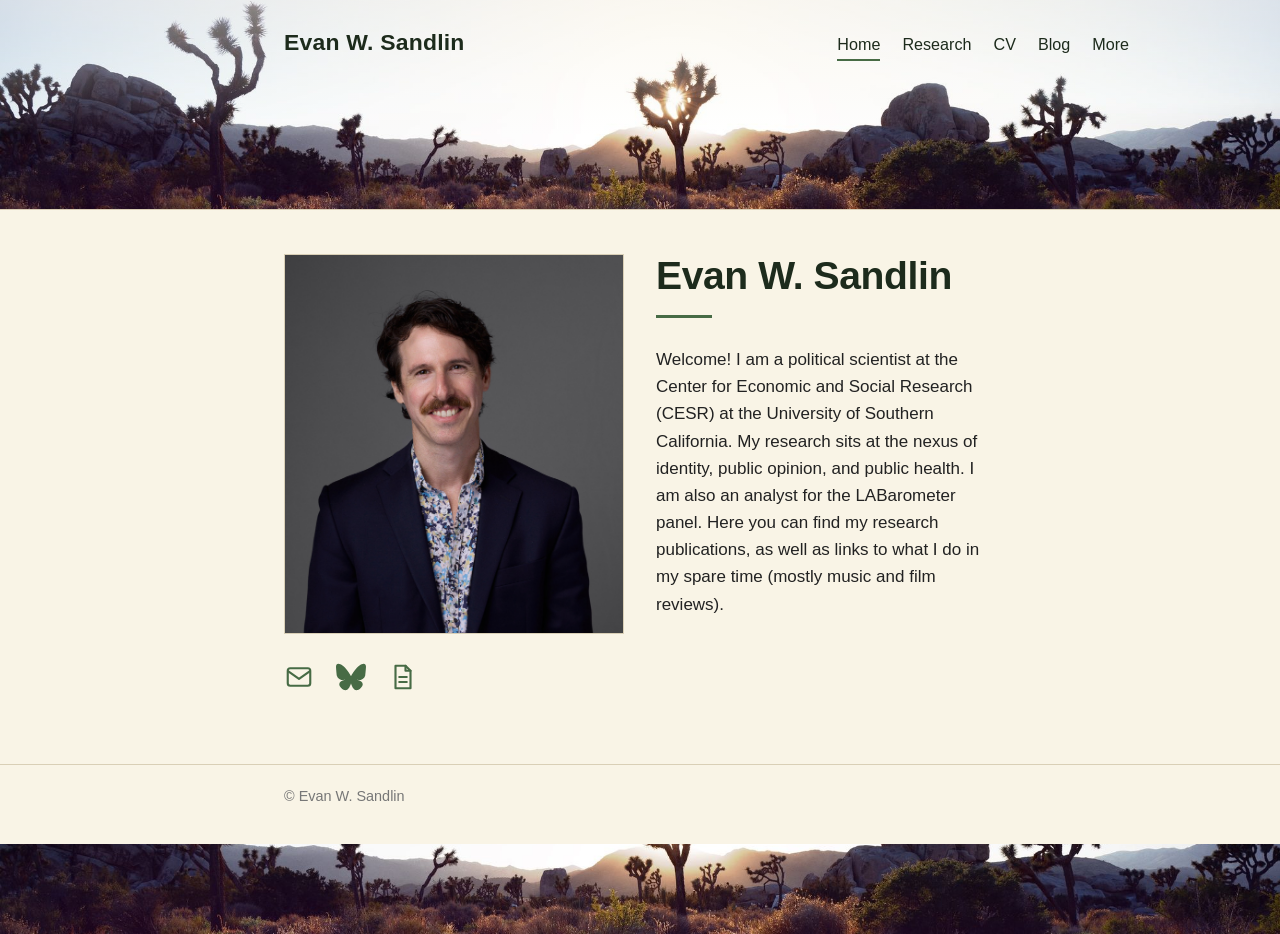
<file: index.html>
<!DOCTYPE html>
<html lang="en">
<head>
  <meta charset="utf-8">
  <meta name="viewport" content="width=device-width, initial-scale=1">
  <title>Evan W. Sandlin</title>
  <meta name="description" content="Evan W. Sandlin is a political scientist and research manager at the Center for Economic and Social Research, University of Southern California.">
  <link rel="stylesheet" href="/css/style.css?v=2">
</head>
<body>
  <header class="site-header">
    <div class="wrap">
      <a class="site-name" href="/">Evan W. Sandlin</a>
      <nav>
        <a href="/" aria-current="page">Home</a>
        <a href="/research/">Research</a>
        <a href="/cv/">CV</a>
        <a href="/blog/">Blog</a>
        <a href="/more/">More</a>
      </nav>
    </div>
  </header>

  <main>
    <div class="wrap">
      <div class="intro">
        <!-- To change the photo, replace images/headshot.jpg (same file name). -->
        <img src="/images/headshot.jpg" alt="Headshot of Evan W. Sandlin" onerror="this.onerror=null;this.src='/images/headshot-placeholder.svg';">
        <div>
          <h1>Evan W. Sandlin</h1>
          <p>Welcome! I am a political scientist at the Center for Economic and Social Research (CESR) at the University of Southern California. My research sits at the nexus of identity, public opinion, and public health. I am also an analyst for the LABarometer panel. Here you can find my research publications, as well as links to what I do in my spare time (mostly music and film reviews).</p>
        </div>
      </div>

      <div class="icons">
        <a class="icon-link" href="mailto:esandlin@usc.edu" aria-label="Email" title="Email"><svg class="stroke" viewBox="0 0 24 24" aria-hidden="true" focusable="false"><rect x="3" y="5" width="18" height="14" rx="2"/><path d="M3.5 7.5l8.5 6 8.5-6"/></svg></a>
        <a class="icon-link" href="https://bsky.app/profile/ewsandlin.bsky.social" aria-label="Bluesky" title="Bluesky"><svg viewBox="0 0 24 24" aria-hidden="true" focusable="false"><path d="M5.202 2.857C7.954 4.922 10.913 9.11 12 11.358c1.087-2.247 4.046-6.436 6.798-8.501C20.783 1.366 24 .213 24 3.883c0 .732-.42 6.156-.667 7.037-.856 3.061-3.978 3.842-6.755 3.37 4.854.826 6.089 3.562 3.422 6.299-5.065 5.196-7.28-1.304-7.847-2.97-.104-.305-.152-.448-.153-.327 0-.121-.05.022-.153.327-.568 1.666-2.782 8.166-7.847 2.97-2.667-2.737-1.432-5.473 3.422-6.3-2.777.473-5.899-.308-6.755-3.369C.42 10.04 0 4.615 0 3.883c0-3.67 3.217-2.517 5.202-1.026"/></svg></a>
        <a class="icon-link" href="/cv/" aria-label="CV" title="CV"><svg class="stroke" viewBox="0 0 24 24" aria-hidden="true" focusable="false"><path d="M6 3h8l4 4v14H6z"/><path d="M14 3v4h4M9 12h6M9 16h6"/></svg></a>
      </div>
    </div>
  </main>

  <footer class="site-footer">
    <div class="wrap">&copy; Evan W. Sandlin</div>
  </footer>
  <img class="banner banner-bottom" src="/images/banner-bottom.jpg" alt="" width="2000" height="200">
</body>
</html>
</file>
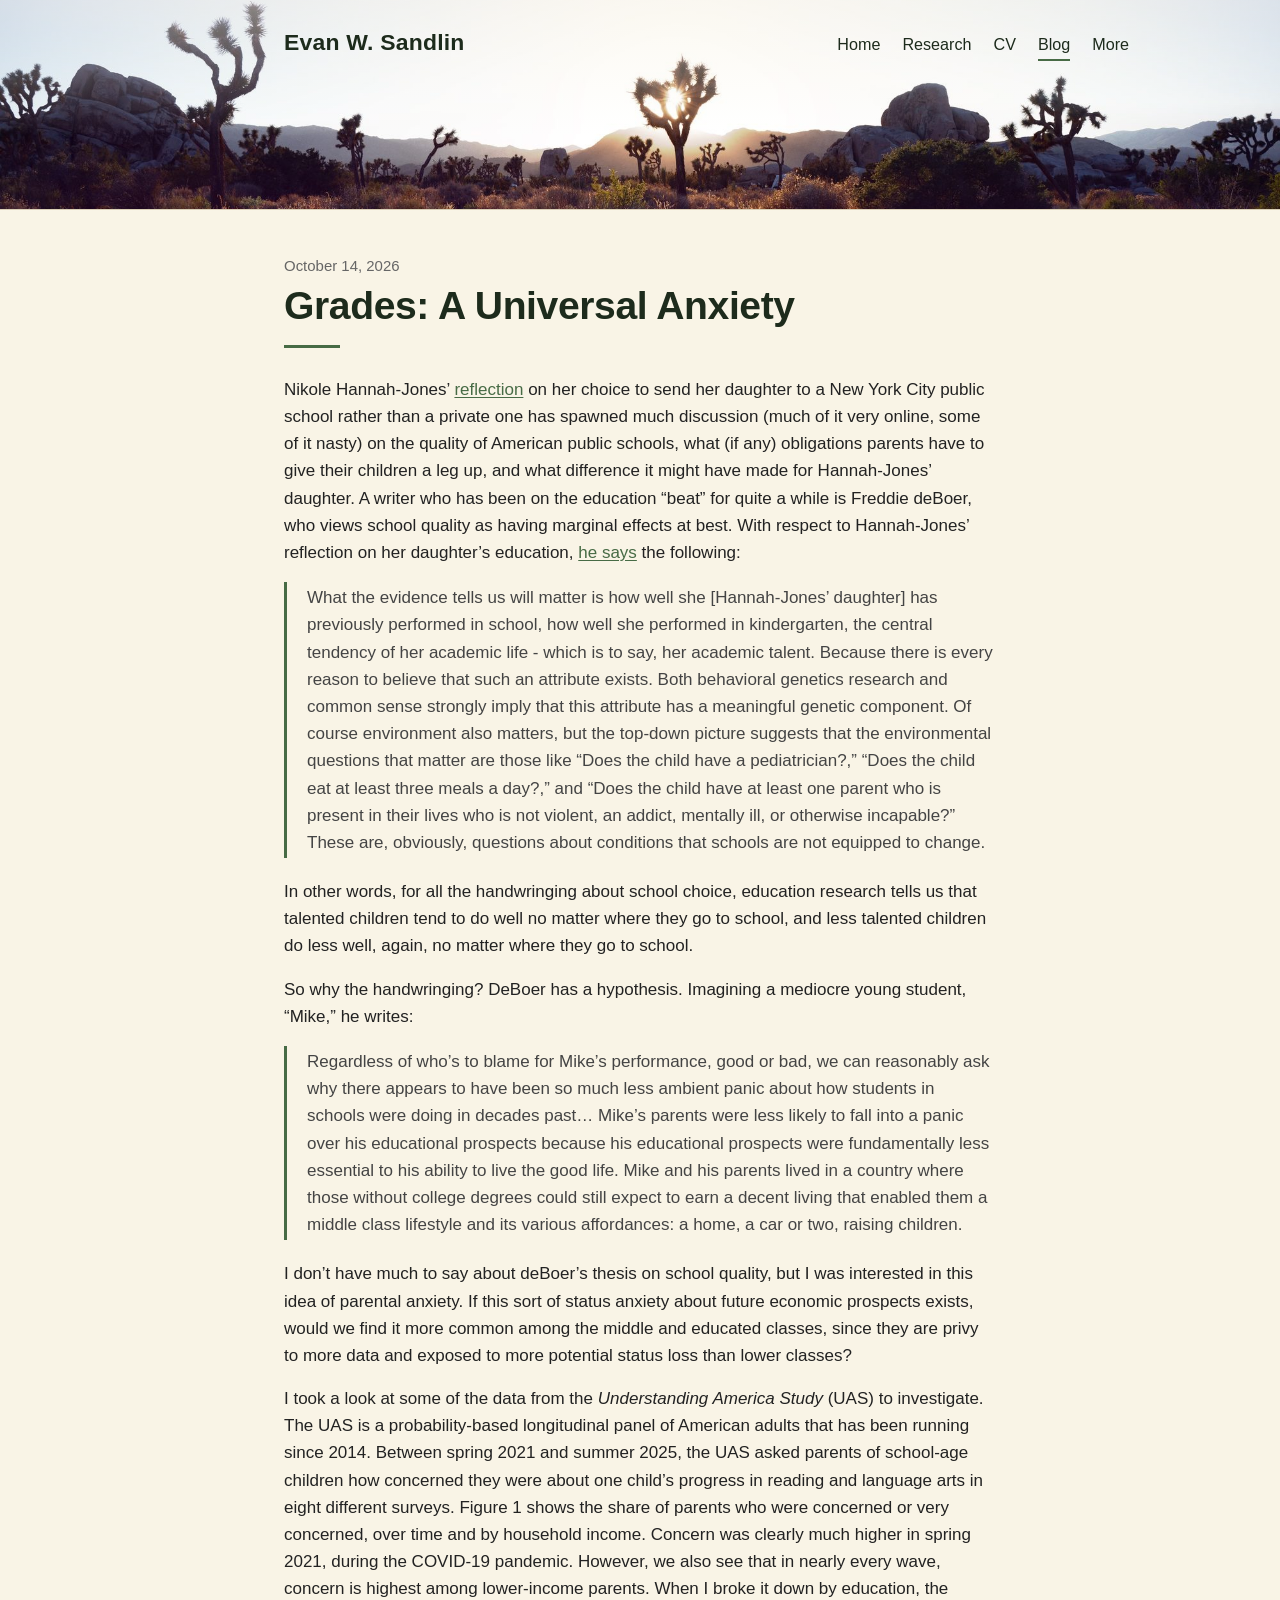
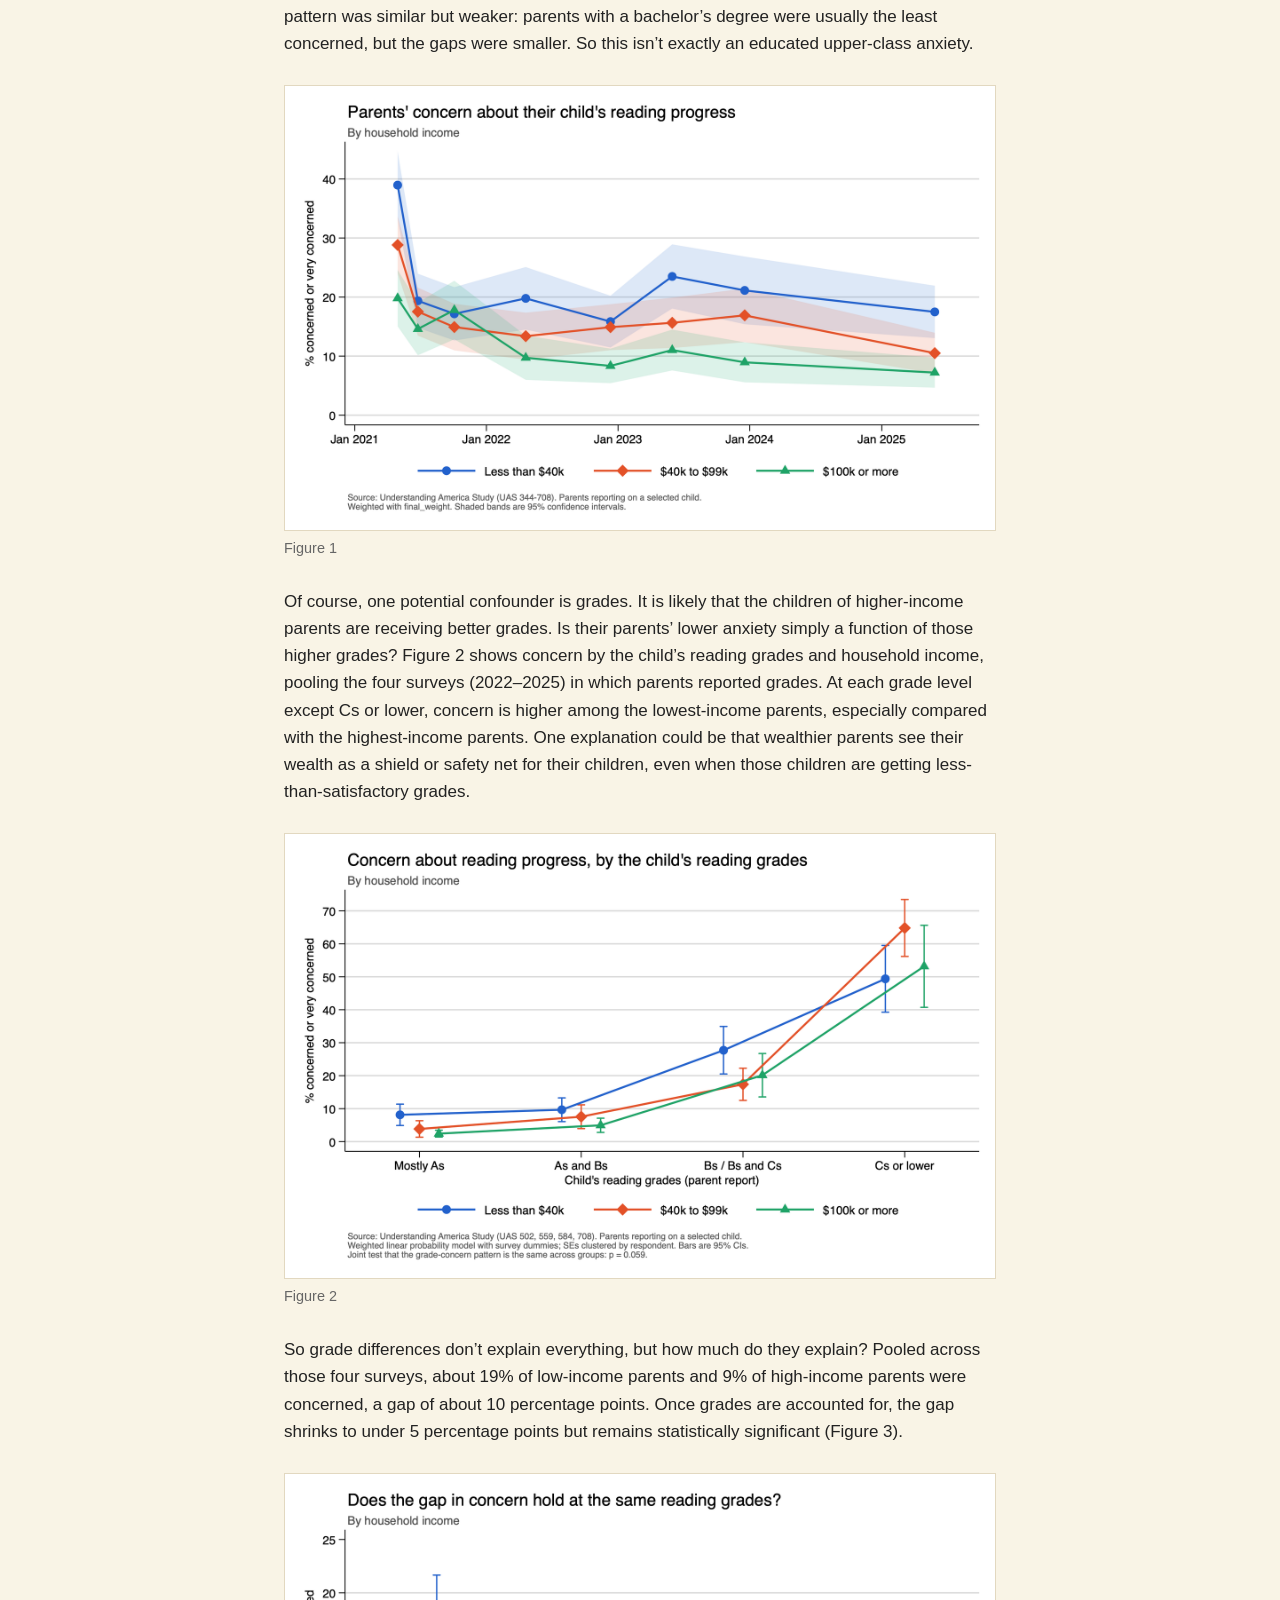
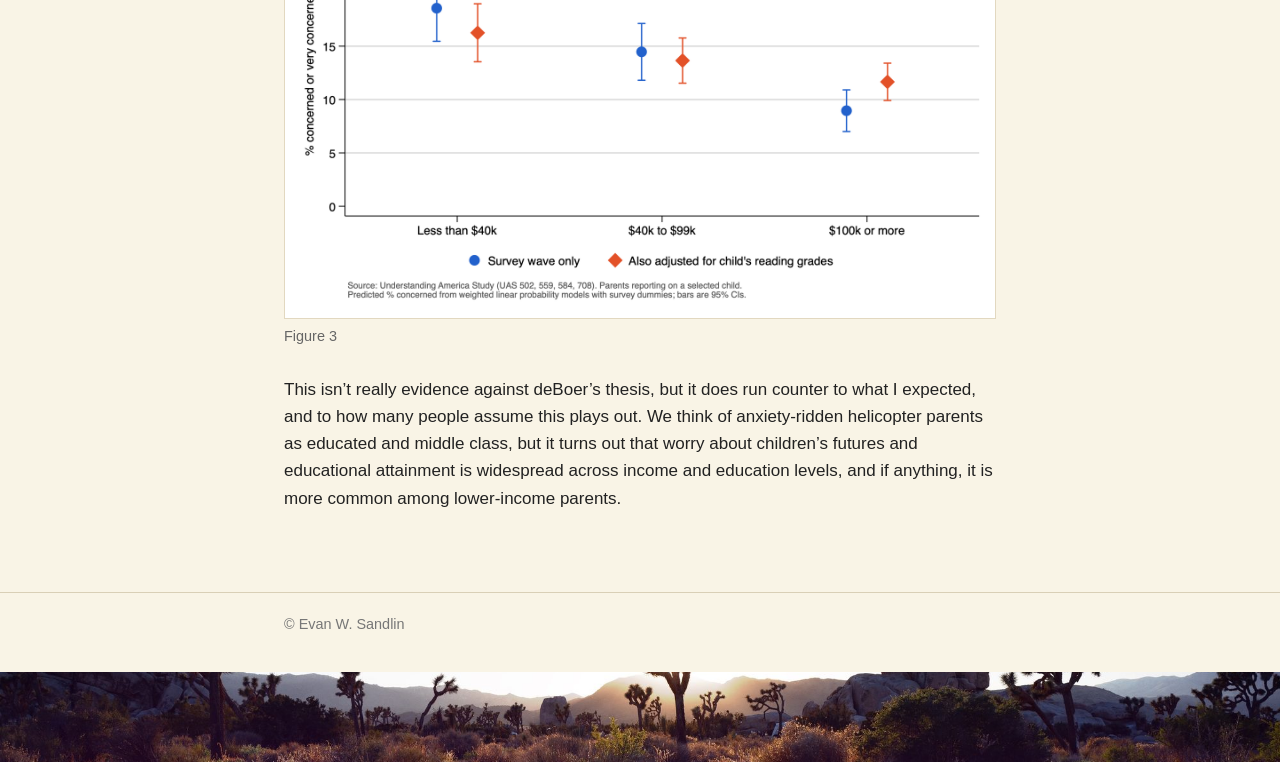
<file: blog/index.html>
<!DOCTYPE html>
<html lang="en">
<head>
  <meta charset="utf-8">
  <meta name="viewport" content="width=device-width, initial-scale=1">
  <title>Blog | Evan W. Sandlin</title>
  <link rel="stylesheet" href="/css/style.css?v=2">
</head>
<body>
  <header class="site-header">
    <div class="wrap">
      <a class="site-name" href="/">Evan W. Sandlin</a>
      <nav>
        <a href="/">Home</a>
        <a href="/research/">Research</a>
        <a href="/cv/">CV</a>
        <a href="/blog/" aria-current="page">Blog</a>
        <a href="/more/">More</a>
      </nav>
    </div>
  </header>

  <main>
    <!-- NEWEST POST, shown in full. When adding a new post, replace this article with the new one
         (the old one keeps its own page) and add the old one to "Earlier posts" below. -->
    <article class="wrap article">
      <p class="article-date">October 14, 2026</p>
      <h1>Grades: A Universal Anxiety</h1>

      <p>Nikole Hannah-Jones&rsquo; <a href="https://www.nytimes.com/2016/06/12/magazine/choosing-a-school-for-my-daughter-in-a-segregated-city.html">reflection</a> on her choice to send her daughter to a New York City public school rather than a private one has spawned much discussion (much of it very online, some of it nasty) on the quality of American public schools, what (if any) obligations parents have to give their children a leg up, and what difference it might have made for Hannah-Jones&rsquo; daughter. A writer who has been on the education &ldquo;beat&rdquo; for quite a while is Freddie deBoer, who views school quality as having marginal effects at best. With respect to Hannah-Jones&rsquo; reflection on her daughter&rsquo;s education, <a href="https://freddiedeboer.substack.com/p/no-school-will-decide-najya-hannah">he says</a> the following:</p>

      <blockquote>
        <p>What the evidence tells us will matter is how well she [Hannah-Jones&rsquo; daughter] has previously performed in school, how well she performed in kindergarten, the central tendency of her academic life - which is to say, her academic talent. Because there is every reason to believe that such an attribute exists. Both behavioral genetics research and common sense strongly imply that this attribute has a meaningful genetic component. Of course environment also matters, but the top-down picture suggests that the environmental questions that matter are those like &ldquo;Does the child have a pediatrician?,&rdquo; &ldquo;Does the child eat at least three meals a day?,&rdquo; and &ldquo;Does the child have at least one parent who is present in their lives who is not violent, an addict, mentally ill, or otherwise incapable?&rdquo; These are, obviously, questions about conditions that schools are not equipped to change.</p>
      </blockquote>

      <p>In other words, for all the handwringing about school choice, education research tells us that talented children tend to do well no matter where they go to school, and less talented children do less well, again, no matter where they go to school.</p>

      <p>So why the handwringing? DeBoer has a hypothesis. Imagining a mediocre young student, &ldquo;Mike,&rdquo; he writes:</p>

      <blockquote>
        <p>Regardless of who&rsquo;s to blame for Mike&rsquo;s performance, good or bad, we can reasonably ask why there appears to have been so much less ambient panic about how students in schools were doing in decades past&hellip; Mike&rsquo;s parents were less likely to fall into a panic over his educational prospects because his educational prospects were fundamentally less essential to his ability to live the good life. Mike and his parents lived in a country where those without college degrees could still expect to earn a decent living that enabled them a middle class lifestyle and its various affordances: a home, a car or two, raising children.</p>
      </blockquote>

      <p>I don&rsquo;t have much to say about deBoer&rsquo;s thesis on school quality, but I was interested in this idea of parental anxiety. If this sort of status anxiety about future economic prospects exists, would we find it more common among the middle and educated classes, since they are privy to more data and exposed to more potential status loss than lower classes?</p>

      <p>I took a look at some of the data from the <em>Understanding America Study</em> (UAS) to investigate. The UAS is a probability-based longitudinal panel of American adults that has been running since 2014. Between spring 2021 and summer 2025, the UAS asked parents of school-age children how concerned they were about one child&rsquo;s progress in reading and language arts in eight different surveys. Figure 1 shows the share of parents who were concerned or very concerned, over time and by household income. Concern was clearly much higher in spring 2021, during the COVID-19 pandemic. However, we also see that in nearly every wave, concern is highest among lower-income parents. When I broke it down by education, the pattern was similar but weaker: parents with a bachelor&rsquo;s degree were usually the least concerned, but the gaps were smaller. So this isn&rsquo;t exactly an educated upper-class anxiety.</p>

      <figure>
        <img src="/blog/grades-a-universal-anxiety/figure1.png" width="1600" height="1000" alt="Line chart of the percent of parents concerned or very concerned about their child's reading progress, April 2021 to July 2025, by household income. Concern peaks in spring 2021 (39% for under $40k, 29% for $40k to $99k, 20% for $100k or more) and is highest among lower-income parents in nearly every wave.">
        <figcaption>Figure 1</figcaption>
      </figure>

      <p>Of course, one potential confounder is grades. It is likely that the children of higher-income parents are receiving better grades. Is their parents&rsquo; lower anxiety simply a function of those higher grades? Figure 2 shows concern by the child&rsquo;s reading grades and household income, pooling the four surveys (2022&ndash;2025) in which parents reported grades. At each grade level except Cs or lower, concern is higher among the lowest-income parents, especially compared with the highest-income parents. One explanation could be that wealthier parents see their wealth as a shield or safety net for their children, even when those children are getting less-than-satisfactory grades.</p>

      <figure>
        <img src="/blog/grades-a-universal-anxiety/figure2.png" width="1600" height="1000" alt="Chart of the percent of parents concerned about reading progress by the child's reading grades (Mostly As, As and Bs, Bs or Bs and Cs, Cs or lower) and household income. Concern rises steeply as grades fall; at every grade level except Cs or lower, lower-income parents are the most concerned.">
        <figcaption>Figure 2</figcaption>
      </figure>

      <p>So grade differences don&rsquo;t explain everything, but how much do they explain? Pooled across those four surveys, about 19% of low-income parents and 9% of high-income parents were concerned, a gap of about 10 percentage points. Once grades are accounted for, the gap shrinks to under 5 percentage points but remains statistically significant (Figure 3).</p>

      <figure>
        <img src="/blog/grades-a-universal-anxiety/figure3.png" width="1600" height="1000" alt="Chart comparing predicted percent of parents concerned by household income, with and without adjusting for the child's reading grades. Unadjusted: about 19%, 14%, and 9%. Adjusted for grades: about 16%, 14%, and 12%.">
        <figcaption>Figure 3</figcaption>
      </figure>

      <p>This isn&rsquo;t really evidence against deBoer&rsquo;s thesis, but it does run counter to what I expected, and to how many people assume this plays out. We think of anxiety-ridden helicopter parents as educated and middle class, but it turns out that worry about children&rsquo;s futures and educational attainment is widespread across income and education levels, and if anything, it is more common among lower-income parents.</p>

    </article>

    <!-- EARLIER POSTS: uncomment this section once there is a second post. Newest first.
    <section class="wrap earlier-posts">
      <h2>Earlier posts</h2>

      <div class="post">
        <p class="date">October 14, 2026</p>
        <p class="title"><a href="/blog/grades-a-universal-anxiety/">Grades: A Universal Anxiety</a></p>
      </div>
    </section>
    -->
  </main>

  <footer class="site-footer">
    <div class="wrap">&copy; Evan W. Sandlin</div>
  </footer>
  <img class="banner banner-bottom" src="/images/banner-bottom.jpg" alt="" width="2000" height="200">
</body>
</html>
</file>
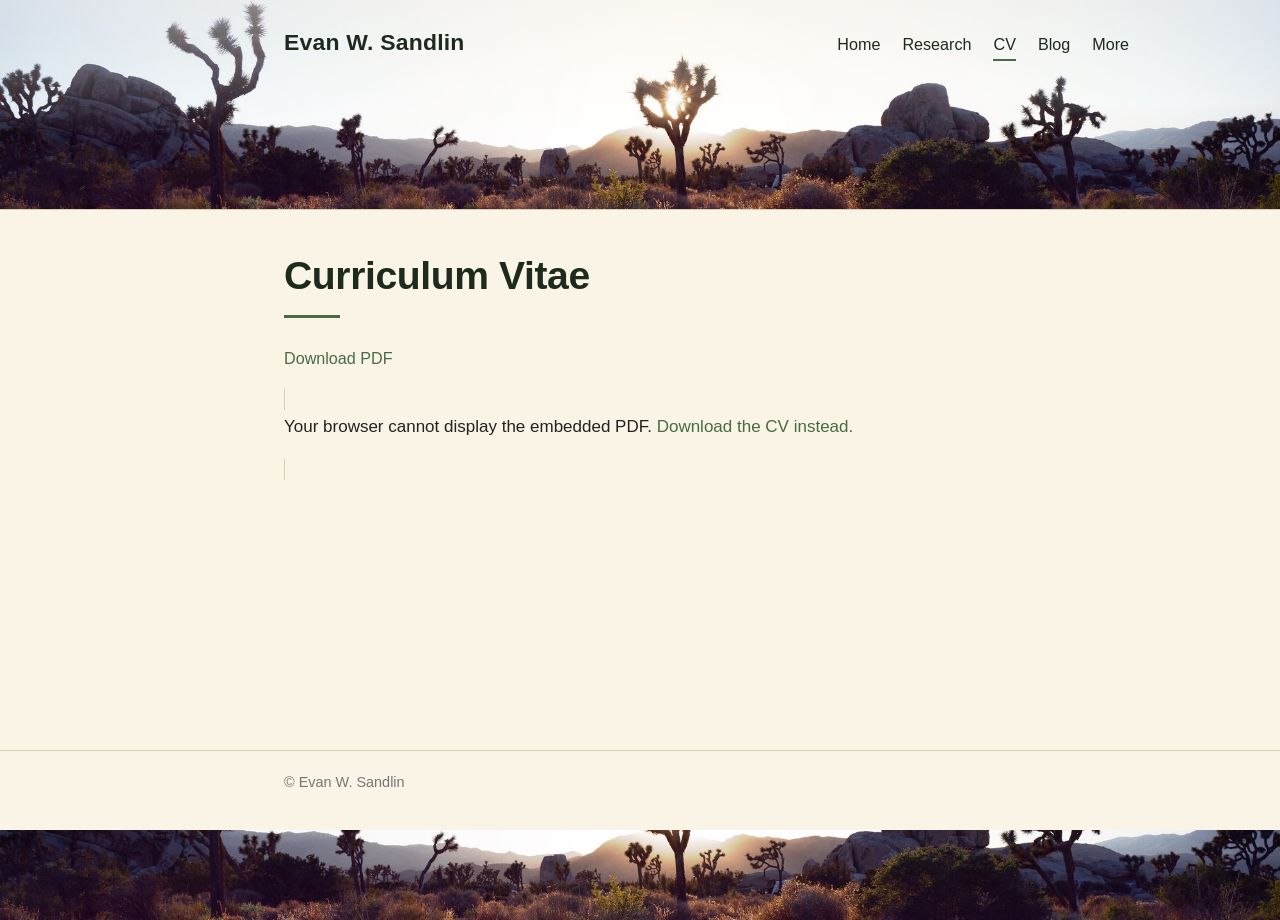
<file: cv/index.html>
<!DOCTYPE html>
<html lang="en">
<head>
  <meta charset="utf-8">
  <meta name="viewport" content="width=device-width, initial-scale=1">
  <title>CV | Evan W. Sandlin</title>
  <link rel="stylesheet" href="/css/style.css?v=2">
</head>
<body>
  <header class="site-header">
    <div class="wrap">
      <a class="site-name" href="/">Evan W. Sandlin</a>
      <nav>
        <a href="/">Home</a>
        <a href="/research/">Research</a>
        <a href="/cv/" aria-current="page">CV</a>
        <a href="/blog/">Blog</a>
        <a href="/more/">More</a>
      </nav>
    </div>
  </header>

  <main>
    <div class="wrap">
      <h1>Curriculum Vitae</h1>
      <p class="cv-download"><a href="/cv/cv.pdf">Download PDF</a></p>

      <!-- To update your CV, replace cv/cv.pdf with the new file (keep the name cv.pdf). -->
      <object class="cv-frame" data="/cv/cv.pdf" type="application/pdf">
        <p>Your browser cannot display the embedded PDF. <a href="/cv/cv.pdf">Download the CV instead.</a></p>
      </object>
    </div>
  </main>

  <footer class="site-footer">
    <div class="wrap">&copy; Evan W. Sandlin</div>
  </footer>
  <img class="banner banner-bottom" src="/images/banner-bottom.jpg" alt="" width="2000" height="200">
</body>
</html>
</file>
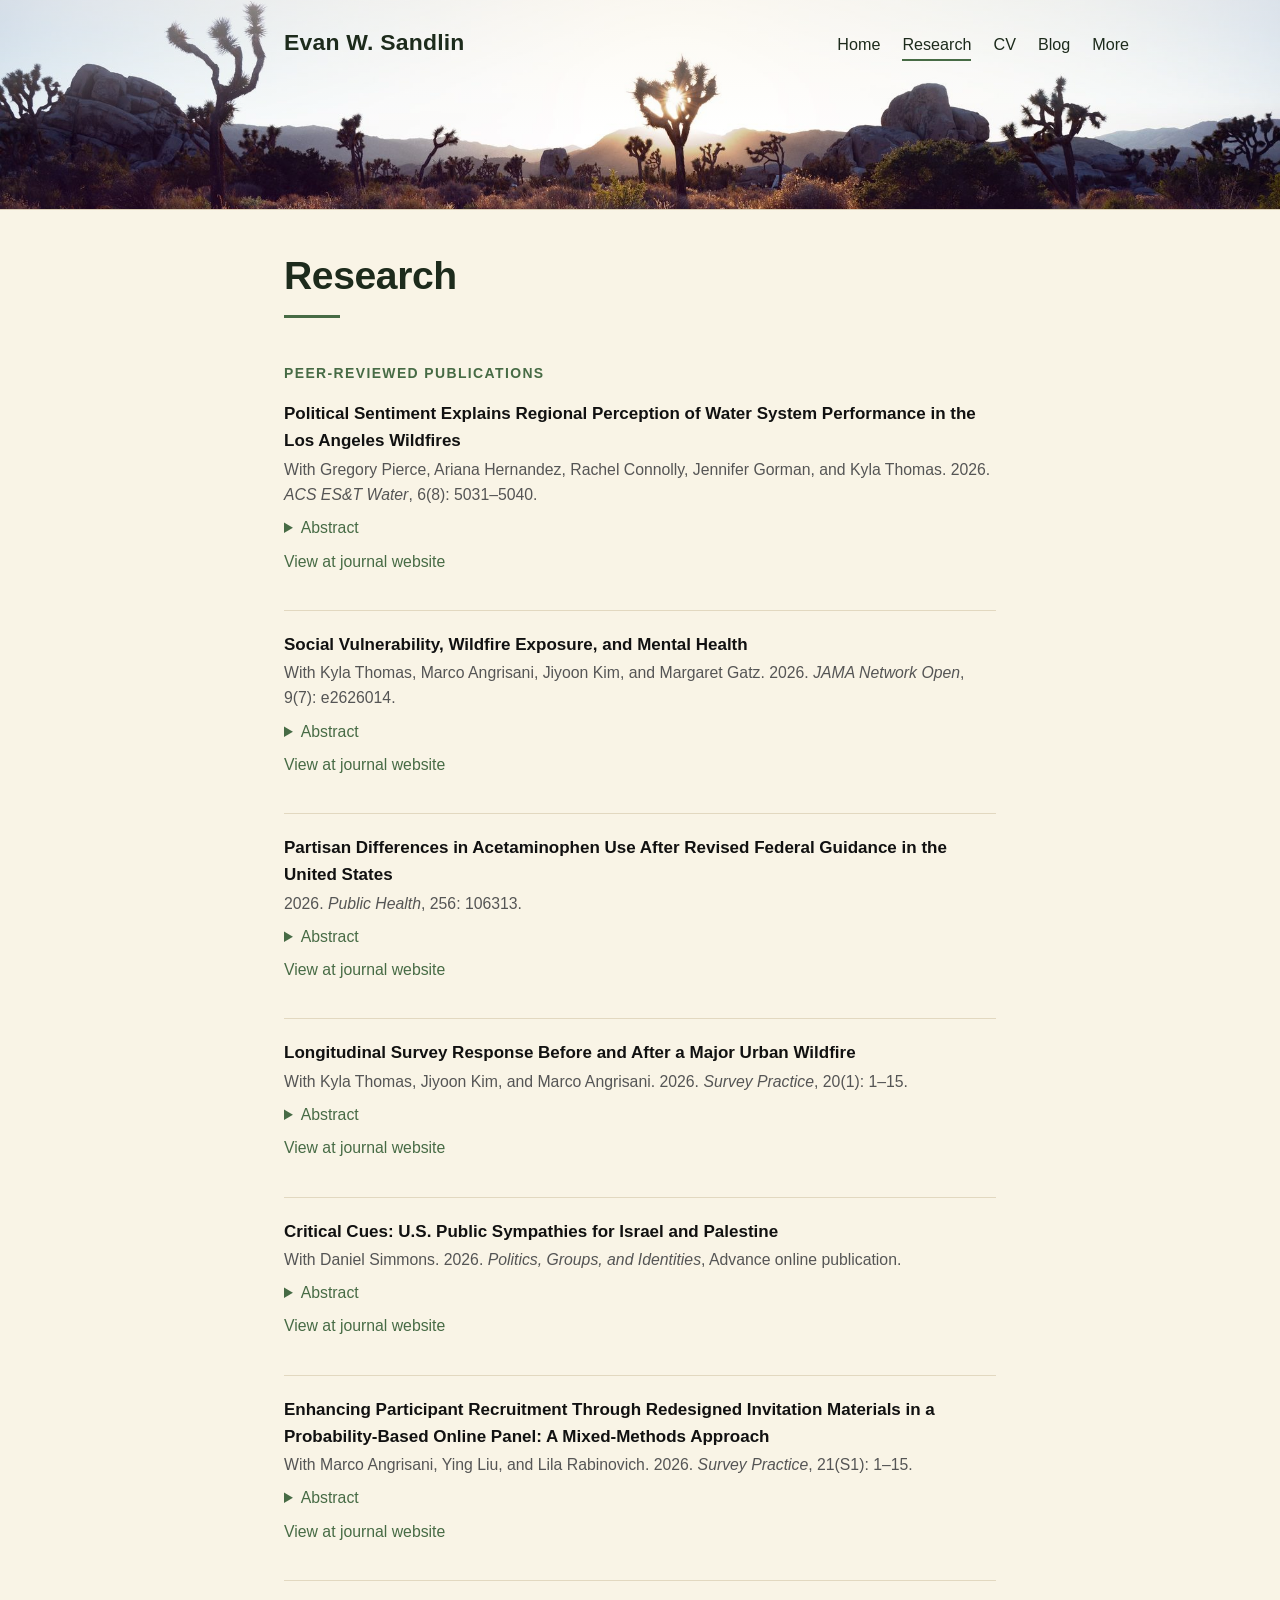
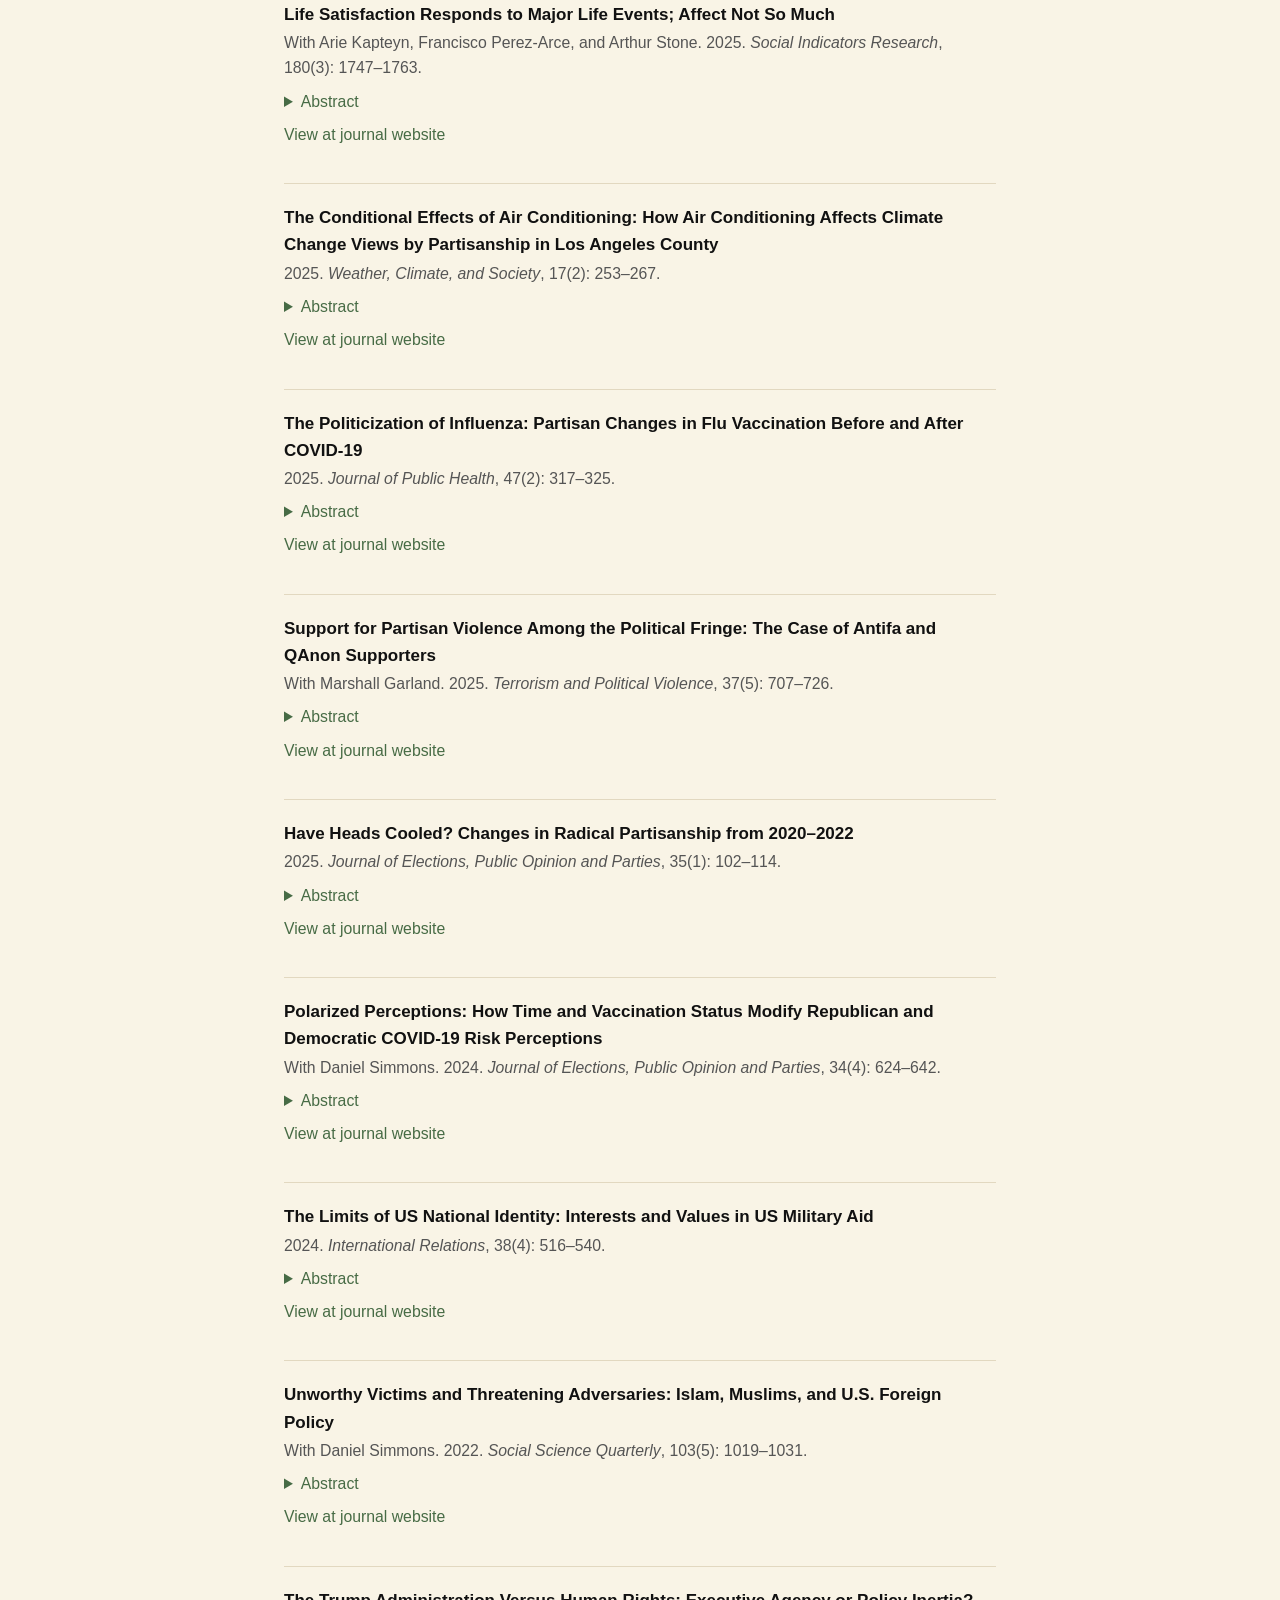
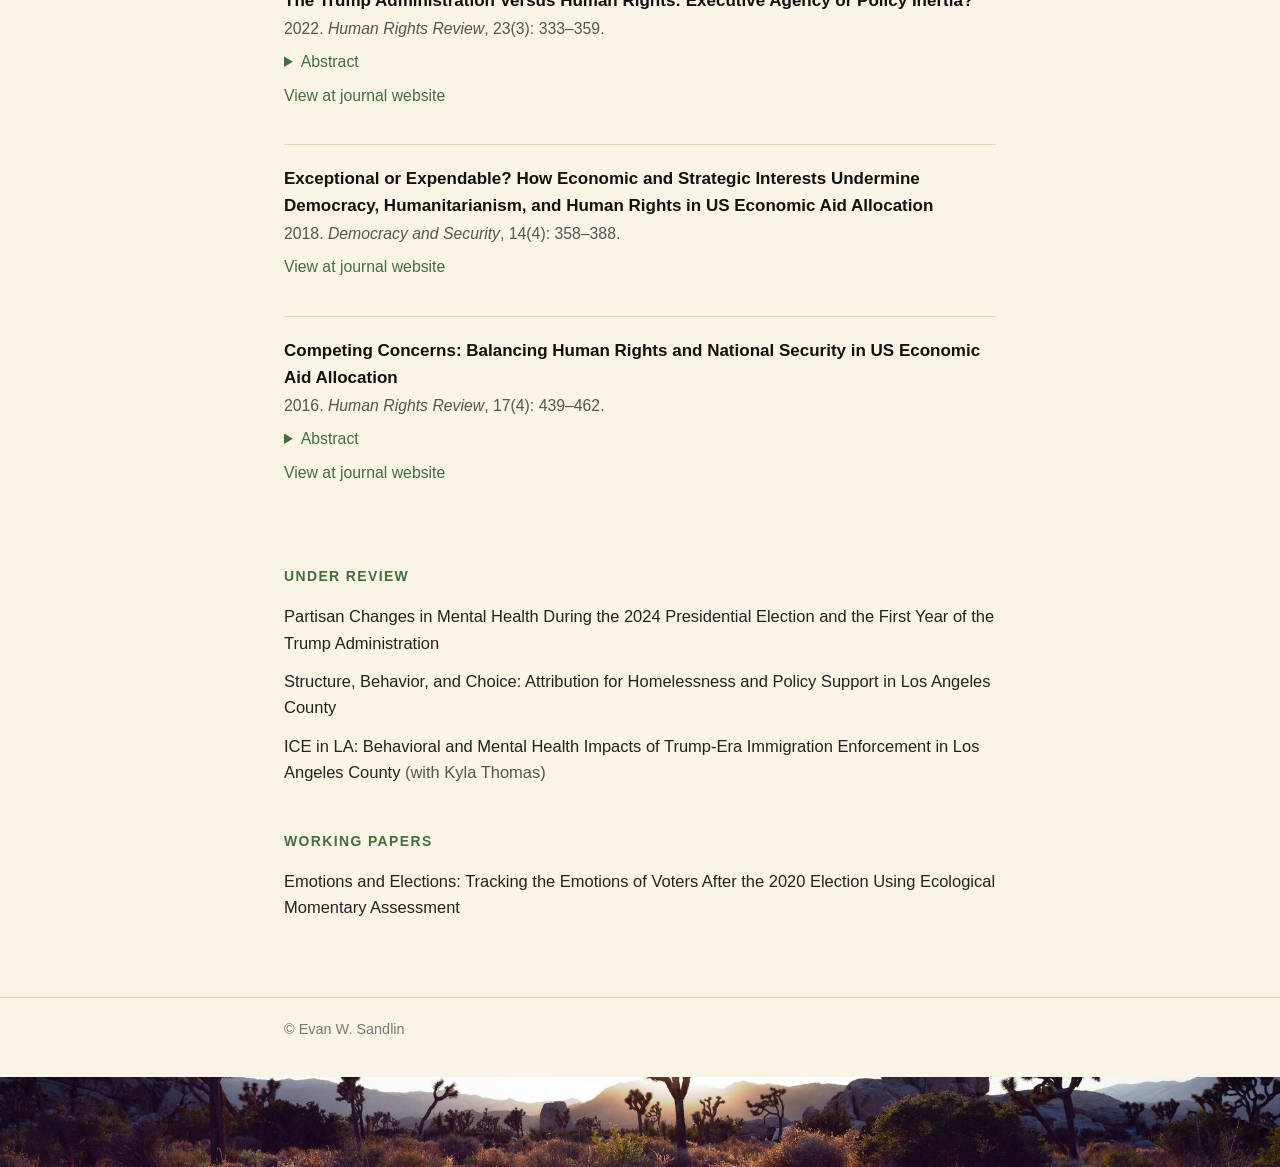
<file: research/index.html>
<!DOCTYPE html>
<html lang="en">
<head>
  <meta charset="utf-8">
  <meta name="viewport" content="width=device-width, initial-scale=1">
  <title>Research | Evan W. Sandlin</title>
  <link rel="stylesheet" href="/css/style.css?v=2">
</head>
<body>
  <header class="site-header">
    <div class="wrap">
      <a class="site-name" href="/">Evan W. Sandlin</a>
      <nav>
        <a href="/">Home</a>
        <a href="/research/" aria-current="page">Research</a>
        <a href="/cv/">CV</a>
        <a href="/blog/">Blog</a>
        <a href="/more/">More</a>
      </nav>
    </div>
  </header>

  <main>
    <div class="wrap">
      <h1>Research</h1>

      <h2>Peer-Reviewed Publications</h2>

      <!--
        TO ADD A PUBLICATION: copy one whole <div class="pub"> ... </div> block, paste it at the
        top of this list (newest first), and replace the text. Links go to the journal via the DOI.
      -->

      <div class="pub">
        <p class="title">Political Sentiment Explains Regional Perception of Water System Performance in the Los Angeles Wildfires</p>
        <p class="meta">With Gregory Pierce, Ariana Hernandez, Rachel Connolly, Jennifer Gorman, and Kyla Thomas. 2026. <em>ACS ES&amp;T Water</em>, 6(8): 5031–5040.</p>
        <details><summary>Abstract</summary><p class="abstract">In the wake of the January 2025 Los Angeles Fires, a dramatic shift in perception related to water systems and their ability to fight wildfires may have occurred. This study is the first to empirically examine the extent of regional public opinion regarding the role of water management in the LA fires, leveraging a unique, representative survey of 1,360 Los Angeles County households conducted in February and March 2025. This data source allows us to analyze the degree to which residents in the region who were affected by the fires to different degrees attribute blame for the wildfires to poor water management. It also enables us to study which specific household-level factors─including direct or indirect experience of the fires; political sentiment from partisan cues; and longer-standing socioeconomic, demographic, and behavioral elements─influence this attribution. We find descriptively that water management was the fifth most common factor perceived to be responsible for the fires’ impact. While several household-level characteristics correspond with this blame attribution, when we further examine potential explanations using multivariate regression techniques, we find that political sentiment from partisan cues was by far the most powerful explanatory factor.</p></details>
        <p class="pub-link"><a href="https://doi.org/10.1021/acsestwater.6c00325">View at journal website</a></p>
      </div>
      <div class="pub">
        <p class="title">Social Vulnerability, Wildfire Exposure, and Mental Health</p>
        <p class="meta">With Kyla Thomas, Marco Angrisani, Jiyoon Kim, and Margaret Gatz. 2026. <em>JAMA Network Open</em>, 9(7): e2626014.</p>
        <details><summary>Abstract</summary><p class="abstract">Importance: Wildfires are projected to increase in frequency and severity, yet their mental health consequences, particularly the social factors associated with vulnerability, are not well understood. Objectives: To estimate the association between wildfire exposure and psychological distress and to assess the social factors that modify this association. Design, Setting, and Participants: In this longitudinal survey study, a probability-based internet panel of Los Angeles County residents in California was surveyed monthly, before and after the January 2025 wildfires, generating prefire measures of social vulnerability, postfire measures of wildfire impact, and prefire and postfire mental health assessments. Exposure: Residence in an evacuation warning or order zone during the January 2025 wildfires, based on respondents' residential census tracts. Main Outcomes and Measures: Psychological distress was measured monthly using the validated 4-item Patient Health Questionnaire (PHQ-4; range, 0-12, with higher scores indicating greater distress); subscales assessed anxiety and depression. Two-way fixed-effects (TWFE) models with respondent and month-year fixed effects were used to estimate wildfire-associated mental health changes. Results: The analytic sample included 1510 adults (mean [SD] age, 47.2 [15.5] years; 924 [61.2%] female) and 31 632 respondent-month observations spanning October 1, 2023, through December 31, 2025; at wildfire onset, 143 (9.5%) were residing in an evacuation order or warning zone. TWFE models interacting wildfire onset with evacuation zone residence indicated that evacuation zone residents experienced a 0.28-point greater increase in PHQ-4 score (β [SE] = 0.28 [0.09]; P = .002) after wildfire onset. This association showed no significant attenuation over the 11-month follow-up and was concentrated among individuals with household incomes below $100 000, extreme housing cost burden, prefire psychological distress, or limited instrumental social support. Subscale analyses suggest that the increase in PHQ-4 scores was associated primarily with increases in anxiety; after wildfire onset, evacuation zone residents exhibited greater increases in both anxiety (β [SE] = 0.17 [0.05]; P = .002) and depression (β [SE] = 0.12 [0.05]; P = .02), but only anxiety increased significantly from its prefire baseline. Conclusions and Relevance: In this longitudinal survey study of Los Angeles County residents, residential exposure to the January 2025 wildfires was associated with increased psychological distress, but only among individuals with preexisting psychosocial or economic vulnerabilities. Policies that strengthen housing security and instrumental support networks may reduce wildfire-related mental health burdens.</p></details>
        <p class="pub-link"><a href="https://doi.org/10.1001/jamanetworkopen.2026.26014">View at journal website</a></p>
      </div>
      <div class="pub">
        <p class="title">Partisan Differences in Acetaminophen Use After Revised Federal Guidance in the United States</p>
        <p class="meta">2026. <em>Public Health</em>, 256: 106313.</p>
        <details><summary>Abstract</summary><p class="abstract">Objectives: To examine associations between partisan political identification and self-reported acetaminophen (paracetamol) use after revised federal guidance on acetaminophen issued by the current administration in September 2025. Study design: Repeated cross-sectional analysis of longitudinal monthly panel survey data collected from October 2025 to December 2025. Methods: Regression analysis of longitudinal survey data from the Understanding America Study (UAS), a nationally representative internet panel of over 14,000 US adults, spanning from October 2025 to December 2025. Using data on self-reported acetaminophen use and political identification over time, probability of acetaminophen use, Tylenol® use, and non-Tylenol® acetaminophen use are estimated by partisan identity (Democrat, Republican, and independent). Results: 43.6% of respondents reported past-month acetaminophen use. Compared to Democrats, Republicans (OR = 0.908, 95% CI 0.833–0.988) and Independents (OR = 0.821, 95% CI 0.744–0.905) had significantly lower odds of any acetaminophen use. This effect was driven primarily by Tylenol® use (Republican OR = 0.843, 95% CI 0.771–0.922; Independent OR = 0.814, 95% CI 734–.901). Republicans had significantly higher odds of using non-Tylenol® acetaminophen compared to Democrats (OR = 1.134, 95% CI 1.018–1.262). Conclusions: Partisan political identity is associated with differential patterns of acetaminophen use following revised federal guidance. Republicans reported lower Tylenol® use but higher use of other acetaminophencontaining medications, suggesting that partisan cues may shape brand-specific drug behaviour.</p></details>
        <p class="pub-link"><a href="https://doi.org/10.1016/j.puhe.2026.106313">View at journal website</a></p>
      </div>
      <div class="pub">
        <p class="title">Longitudinal Survey Response Before and After a Major Urban Wildfire</p>
        <p class="meta">With Kyla Thomas, Jiyoon Kim, and Marco Angrisani. 2026. <em>Survey Practice</em>, 20(1): 1–15.</p>
        <details><summary>Abstract</summary><p class="abstract">Research examining the individual impacts of wildfires has found that wildfires are associated with worse mental health, more physical illness, and increased financial strain. However, these results often rely on local surveys fielded after a wildfire occurs and there is little to no understanding of how post-wildfire differential non-response may bias these estimates of impact. If those individuals most impacted by the wildfire are unwilling or unable to respond to post-wildfire surveys, this would lead to underestimating wildfire impacts. If individuals who are less impacted are less willing to respond, wildfire impacts will be overestimated. We use monthly panel data from the Understanding America Study and its LABarometer subpanel to study differences in response rates among Los Angeles County residents before and after the January 2025 Palisades and Eaton wildfires. By matching survey respondents with geocoded data on wildfire exposure, we find some evidence that response rates declined in post-wildfire months among respondents residing in census tracts in closer proximity to the burn zone, under evacuation orders, or under evacuation warnings. However, these effects are of short and inconsistent duration.</p></details>
        <p class="pub-link"><a href="https://doi.org/10.29115/sp-2026-0010">View at journal website</a></p>
      </div>
      <div class="pub">
        <p class="title">Critical Cues: U.S. Public Sympathies for Israel and Palestine</p>
        <p class="meta">With Daniel Simmons. 2026. <em>Politics, Groups, and Identities</em>, Advance online publication.</p>
        <details><summary>Abstract</summary><p class="abstract">U.S. public opinion has traditionally supported Israel in the context of the Israeli–Palestinian conflict. However, in recent years, support for Israel has declined, especially among younger left-leaning Americans. At the same time, Israel has received unprecedented criticism from international human rights organizations and left-wing Jewish-American organizations for its treatment of Palestinians in the occupied territories, particularly with respect to its military campaigns in Gaza. Has critical information from these sources helped shape U.S. public opinion of the conflict? We conduct a survey experiment analyzing the extent to which information from Human Rights Watch and Jewish Voice for Peace impacts views of who is to blame for the 2021 Israel-Gaza conflict. We find individuals who are treated with criticism of Israel from Jewish Voice for Peace or are informed of the death toll of the 2021 Israel-Gaza conflict (which killed far more Palestinians than Israelis) to be more likely to blame Israel for the violence and to support U.S. foreign policy taking a more pro-Palestinian stance. The effects of the treatment are stronger amongst Democrats and independents than Republicans. These results demonstrate that critical cues from Jewish-American organizations and death-toll information negatively impact U.S. public opinion toward Israel.</p></details>
        <p class="pub-link"><a href="https://doi.org/10.1080/21565503.2026.2658792">View at journal website</a></p>
      </div>
      <div class="pub">
        <p class="title">Enhancing Participant Recruitment Through Redesigned Invitation Materials in a Probability-Based Online Panel: A Mixed-Methods Approach</p>
        <p class="meta">With Marco Angrisani, Ying Liu, and Lila Rabinovich. 2026. <em>Survey Practice</em>, 21(S1): 1–15.</p>
        <details><summary>Abstract</summary><p class="abstract">Recruitment into longitudinal survey panels has declined in recent years. In response, researchers have experimented with various strategies to improve the effectiveness of recruitment materials. However, rarely, if ever, are recruitment materials subjected to qualitative testing prior to their deployment. We adopted a mixed-methods approach to improve and experimentally evaluate recruitment materials for the Understanding America Study (UAS), a probability-based online panel of U.S. adults. Qualitative analysis identified several issues with existing recruitment materials, including a lack of clarity about the opportunity to participate in future paid surveys after joining the panel, confusion about data privacy and use, the need for easier online access to the initial survey, and concerns about the length and complexity of the invitation letter. After revising the recruitment materials based on the qualitative results, we conducted an experiment to evaluate the effect of a new invitation letter, with Frequently Asked Questions (FAQs) printed on its reverse side, on panel recruitment. We find that the new recruitment letter increased both the proportion of respondents who agreed to join the panel and, among those completing the initial survey, the share who ultimately became panel members. Mediation analysis reveals that this effect operates primarily through increased online completion of the initial survey, likely facilitated by the addition of a QR code in the revised letter that provides direct online access to the survey. This result corroborates a key aspect of the qualitative results.</p></details>
        <p class="pub-link"><a href="https://doi.org/10.29115/sp-2026-0001">View at journal website</a></p>
      </div>
      <div class="pub">
        <p class="title">Life Satisfaction Responds to Major Life Events; Affect Not So Much</p>
        <p class="meta">With Arie Kapteyn, Francisco Perez-Arce, and Arthur Stone. 2025. <em>Social Indicators Research</em>, 180(3): 1747–1763.</p>
        <details><summary>Abstract</summary><p class="abstract">This study examines how major life events influence subjective well-being, focusing on differences between life satisfaction and momentary affect. Using Ecological Momentary Assessment (EMA) data from a nationally representative panel of adults aged 50 and older, we analyze responses to significant life events, including health issues, financial shocks, and bereavements. Participants reported their wellbeing during baseline “random bursts” and subsequent “triggered bursts” following life events. Results reveal that while life satisfaction exhibits significant changes in response to these events, momentary affect remains largely unaffected, with smaller or statistically insignificant effects. Notably, the impacts of participant age and the day of the week on momentary affect exceeded those of life events. These findings support the “focusing hypothesis,” suggesting that while life satisfaction may adapt to significant circumstances, day-to-day emotional experiences are more resilient.</p></details>
        <p class="pub-link"><a href="https://doi.org/10.1007/s11205-025-03724-5">View at journal website</a></p>
      </div>
      <div class="pub">
        <p class="title">The Conditional Effects of Air Conditioning: How Air Conditioning Affects Climate Change Views by Partisanship in Los Angeles County</p>
        <p class="meta">2025. <em>Weather, Climate, and Society</em>, 17(2): 253–267.</p>
        <details><summary>Abstract</summary><p class="abstract">Climate change and its effects will impact populations differently depending on a number of geographic and individual vulnerabilities, yet studies are conflicting as to whether those more vulnerable to climate change express greater levels of concern. These conflicting reports may be due to the fact that interpretations of climate vulnerability are intensely specific to individuals and because these vulnerabilities are moderated through the lens of partisanship. This paper examines the lack of residential air conditioning as a marker of climate vulnerability and how the effect of air conditioning on climate change views differs by partisan leaning. Using data from the Understanding America Study’s Los Angeles Barometer survey, this analysis shows that Republicans in Los Angeles County who lack central air conditioning, and are thus more vulnerable to hot temperatures, are more likely to consider climate change a human-caused threat and more likely to support individual and government action to address climate change than Republicans with central air conditioning. In contrast, lack of air conditioning only somewhat or insignificantly affects climate change views among Democrats. The results suggest not only that the climate change views of Republicans are amenable to personal vulnerability but also that adaptation measures may lead to reduced concern about climate change.</p></details>
        <p class="pub-link"><a href="https://doi.org/10.1175/wcas-d-24-0081.1">View at journal website</a></p>
      </div>
      <div class="pub">
        <p class="title">The Politicization of Influenza: Partisan Changes in Flu Vaccination Before and After COVID-19</p>
        <p class="meta">2025. <em>Journal of Public Health</em>, 47(2): 317–325.</p>
        <details><summary>Abstract</summary><p class="abstract">BACKGROUND: Democrats are more likely to be vaccinated for COVID-19 than Republicans. It is unknown if political polarization surrounding the COVID-19 vaccine has affected flu vaccine uptake. The purpose of this study is to examine the partisan differences in annual flu vaccine uptake before and after the COVID-19 pandemic. METHODS: This study uses longitudinal panel survey data from the Understanding America Study (UAS), spanning from 2015 to 2024. Using self-reported flu vaccination and partisanship over time, I estimate the odds ratios of flu vaccination for partisan groups before the COVID-19 pandemic, during the pre-vaccination phase of the COVID-19 pandemic, and after the rollout of the COVID-19 vaccine. RESULTS: In pre-COVID years, the predicted probability of flu vaccination was 0.54 ([0.52,0.56], P &lt; .000) among Republicans and 0.63 ([0.61,0.64], P &lt; .00) among Democrats. After the roll-out of the COVID-19 vaccine, the average flu vaccination probability was 0.44 ([0.43,0.46], P &lt; .00) among Republicans and 0.61 ([0.59,0.62], P &lt; .00) among Democrats. CONCLUSIONS: The COVID-19 pandemic increased the partisan gap in annual flu vaccination. Researchers should continue to investigate if the partisan gap in other types of vaccinations has grown post-COVID. Practitioners may need to tailor their flu vaccine messaging to vaccine-hesitant political demographics.</p></details>
        <p class="pub-link"><a href="https://doi.org/10.1093/pubmed/fdaf004">View at journal website</a></p>
      </div>
      <div class="pub">
        <p class="title">Support for Partisan Violence Among the Political Fringe: The Case of Antifa and QAnon Supporters</p>
        <p class="meta">With Marshall Garland. 2025. <em>Terrorism and Political Violence</em>, 37(5): 707–726.</p>
        <details><summary>Abstract</summary><p class="abstract">Recent surveys have shown that significant numbers of partisans in the United States harbor violent attitudes towards out-party politicians and out-party members. This finding has corresponded with the increased visibility of political fringe groups, such as Antifa on the political left and QAnon on the political right. Fringe groups such as these take ideologically extreme political positions and defy political norms, including prohibitions on political violence. Are partisan supporters of these fringe groups more likely to hold violent political attitudes? Using survey data from the Understanding America Study (UAS), we test whether Antifa supporters and QAnon supporters are more likely to report violent attitudes compared to non-fringe group supporters. We find supporters of both groups are more likely to wish harm towards out-party members, support violent protest, and support various forms of interpersonal violence towards out-party members. The results hold even when controlling for ideological extremity, personality, and affective partisanship.</p></details>
        <p class="pub-link"><a href="https://doi.org/10.1080/09546553.2024.2365764">View at journal website</a></p>
      </div>
      <div class="pub">
        <p class="title">Have Heads Cooled? Changes in Radical Partisanship from 2020–2022</p>
        <p class="meta">2025. <em>Journal of Elections, Public Opinion and Parties</em>, 35(1): 102–114.</p>
        <details><summary>Abstract</summary><p class="abstract">Recent polling shows significant levels of radical partisanship among the US public in the form of violent partisan schadenfreude and violent partisan attitudes. Previous research shows that the partisan intensity underlying these sentiments increases around presidential elections and when political actors use violent rhetoric. Has lethal mass partisanship declined in the years after the 2020 election, especially now that one of the main purveyors of violent rhetoric has left office? This paper uses panel data from the Understanding America Study (UAS) to show how levels of radical partisanship have changed from the post-election period of 2020 to the same time period in 2021 and 2022. The results demonstrate that rates of violent partisan attitudes have declined in 2021 and 2022 compared to 2020, especially amongst those who were most supportive of former President Donald Trump. However, changes in partisan schadenfreude have no discernable pattern. The results demonstrate both that radical partisanship is not on a uniformly upward trajectory but likely decreases and increases with changes in political context, and that elements of radical partisanship do not vary in parallel.</p></details>
        <p class="pub-link"><a href="https://doi.org/10.1080/17457289.2023.2277446">View at journal website</a></p>
      </div>
      <div class="pub">
        <p class="title">Polarized Perceptions: How Time and Vaccination Status Modify Republican and Democratic COVID-19 Risk Perceptions</p>
        <p class="meta">With Daniel Simmons. 2024. <em>Journal of Elections, Public Opinion and Parties</em>, 34(4): 624–642.</p>
        <details><summary>Abstract</summary><p class="abstract">Previous studies show Republicans have lower risk perceptions of COVID-19 than Democrats. Has this gap in risk perception been consistent throughout the course of the pandemic? Using longitudinal data from the Understanding America Study’s Understanding Coronavirus in America longitudinal panel survey, we examine how time and vaccination status have changed Republican and Democratic risk perceptions of engaging in various activities (such as grocery shopping, visiting friends and family etc.) as well as risk perceptions of infection, hospitalization, and death due to COVID-19. We find that while Republicans have lowered their perceived risk of activity more than Democrats over time, vaccinated Democrats have lowered their perceived risk of infection, hospitalization, and death more than vaccinated Republicans. These results are robust to inclusion of media consumption and social media use. This divergence on the two measures of risk from COVID-19 may complicate leaders’ efforts to move on from the politics of the pandemic toward a return to “normal.”</p></details>
        <p class="pub-link"><a href="https://doi.org/10.1080/17457289.2023.2216461">View at journal website</a></p>
      </div>
      <div class="pub">
        <p class="title">The Limits of US National Identity: Interests and Values in US Military Aid</p>
        <p class="meta">2024. <em>International Relations</em>, 38(4): 516–540.</p>
        <details><summary>Abstract</summary><p class="abstract">According to policymakers, US national values shape US foreign aid policy. However, these national values clash with material interests when policymakers are faced with the decision of whether or not to grant US military aid to countries that do not adhere to US national values but do serve US security and economic interests. To what extent are US national values resilient to clashes with these material interests? This paper hypothesizes that national values are resilient to clashes with interests to the extent to which these values are a salient feature of US national identity. The findings indicate that more prominent values (democracy) are almost impervious to countervailing interests while more tangential values (enterprise and human rights) exhibit different effects on US military aid allocation depending on the security and economic importance of the recipient state.</p></details>
        <p class="pub-link"><a href="https://doi.org/10.1177/00471178221140087">View at journal website</a></p>
      </div>
      <div class="pub">
        <p class="title">Unworthy Victims and Threatening Adversaries: Islam, Muslims, and U.S. Foreign Policy</p>
        <p class="meta">With Daniel Simmons. 2022. <em>Social Science Quarterly</em>, 103(5): 1019–1031.</p>
        <details><summary>Abstract</summary><p class="abstract">Objective We examine the role of how a hostile discourse toward Islam influences American public opinion regarding U.S. foreign policy actions toward Muslim populations and Muslim‐majority nations. Methods Using a survey experiment with two vignettes, we test how Americans’ foreign policy preferences are affected by Islamic identity. In the first vignette, a minority group is facing ethnic cleansing. Second, a country is developing chemical weapons. Results We find that Americans are less likely to see Muslim minorities abroad as under threat or to support costly foreign policy actions to assist them. We also find that Americans are more likely to see Muslim countries as threatening and to support the use of military force against Muslim states. Conclusion Our evidence suggests that the political effects of Islamophobia are not restricted to domestic policy but include foreign policy preferences too.</p></details>
        <p class="pub-link"><a href="https://doi.org/10.1111/ssqu.13180">View at journal website</a></p>
      </div>
      <div class="pub">
        <p class="title">The Trump Administration Versus Human Rights: Executive Agency or Policy Inertia?</p>
        <p class="meta">2022. <em>Human Rights Review</em>, 23(3): 333–359.</p>
        <details><summary>Abstract</summary><p class="abstract">President Trump verbally attacked human rights in his campaign rhetoric in 2016, leading many to believe that he would undermine the role of human rights in US foreign policy as President. I examine whether or not President Trump’s anti-human rights rhetoric manifested in US foreign policy by analyzing potential changes in how human rights were considered in foreign aid allocations under the Trump Administration. While President Trump had a number of executive tools at his disposal to exert control over foreign aid allocation, he would still have had to overcome considerable bureaucratic and legislative inertia in order to implement his anti-human rights agenda in US foreign aid. I demonstrate that he was unsuccessful in overcoming this inertia, at least in the first two years of his Administration (the years for which data is currently available). If anything, human rights received more consideration under President Trump than under President Obama.</p></details>
        <p class="pub-link"><a href="https://doi.org/10.1007/s12142-021-00651-z">View at journal website</a></p>
      </div>
      <div class="pub">
        <p class="title">Exceptional or Expendable? How Economic and Strategic Interests Undermine Democracy, Humanitarianism, and Human Rights in US Economic Aid Allocation</p>
        <p class="meta">2018. <em>Democracy and Security</em>, 14(4): 358–388.</p>
        <!-- This article was published without an abstract. -->
        <p class="pub-link"><a href="https://doi.org/10.1080/17419166.2018.1517333">View at journal website</a></p>
      </div>
      <div class="pub">
        <p class="title">Competing Concerns: Balancing Human Rights and National Security in US Economic Aid Allocation</p>
        <p class="meta">2016. <em>Human Rights Review</em>, 17(4): 439–462.</p>
        <details><summary>Abstract</summary><p class="abstract">This paper theorizes that the effect of human rights violations on US economic aid is conditioned by the salience of US national security concerns. National security concerns will be more salient in situations where recipients contribute to maintaining US security and in temporal eras when the USA is perceived as being under increased external threat. As the relational and temporal salience of national security increases, any negative effect of human rights violations on US economic aid should decrease. I test this hypothesis by examining US economic aid allocations to states from 1977 to 2005. The results show that the salience of national security concerns present in the US-recipient relationship does condition the relationship between human rights violations and US economic aid. There are also significant differences between different temporal eras of US foreign aid allocation. Future work should address how conflicts between interests and values in US foreign policy are negotiated.</p></details>
        <p class="pub-link"><a href="https://doi.org/10.1007/s12142-016-0426-2">View at journal website</a></p>
      </div>

      <h2>Under Review</h2>
      <p class="plain">Partisan Changes in Mental Health During the 2024 Presidential Election and the First Year of the Trump Administration</p>
      <p class="plain">Structure, Behavior, and Choice: Attribution for Homelessness and Policy Support in Los Angeles County</p>
      <p class="plain">ICE in LA: Behavioral and Mental Health Impacts of Trump-Era Immigration Enforcement in Los Angeles County <span class="with">(with Kyla Thomas)</span></p>

      <h2>Working Papers</h2>
      <p class="plain">Emotions and Elections: Tracking the Emotions of Voters After the 2020 Election Using Ecological Momentary Assessment</p>
    </div>
  </main>

  <footer class="site-footer">
    <div class="wrap">&copy; Evan W. Sandlin</div>
  </footer>
  <img class="banner banner-bottom" src="/images/banner-bottom.jpg" alt="" width="2000" height="200">
</body>
</html>
</file>
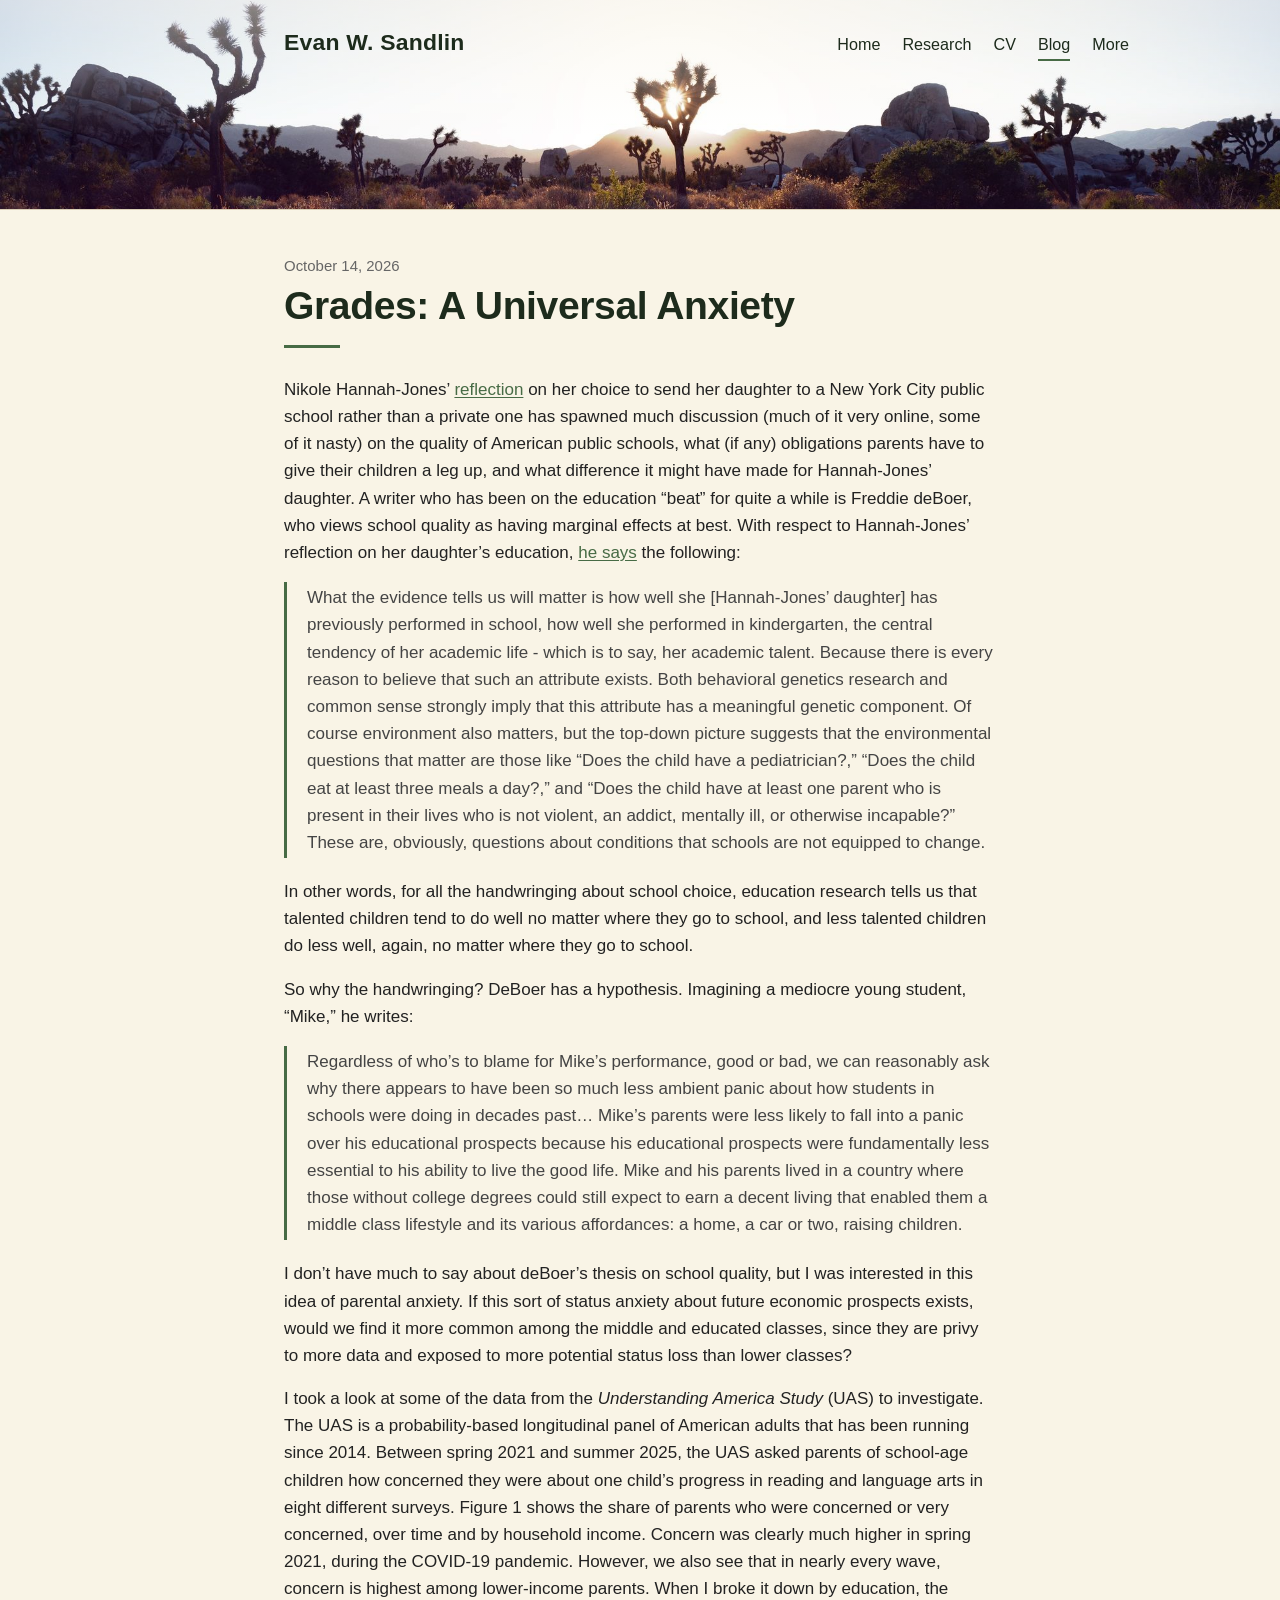
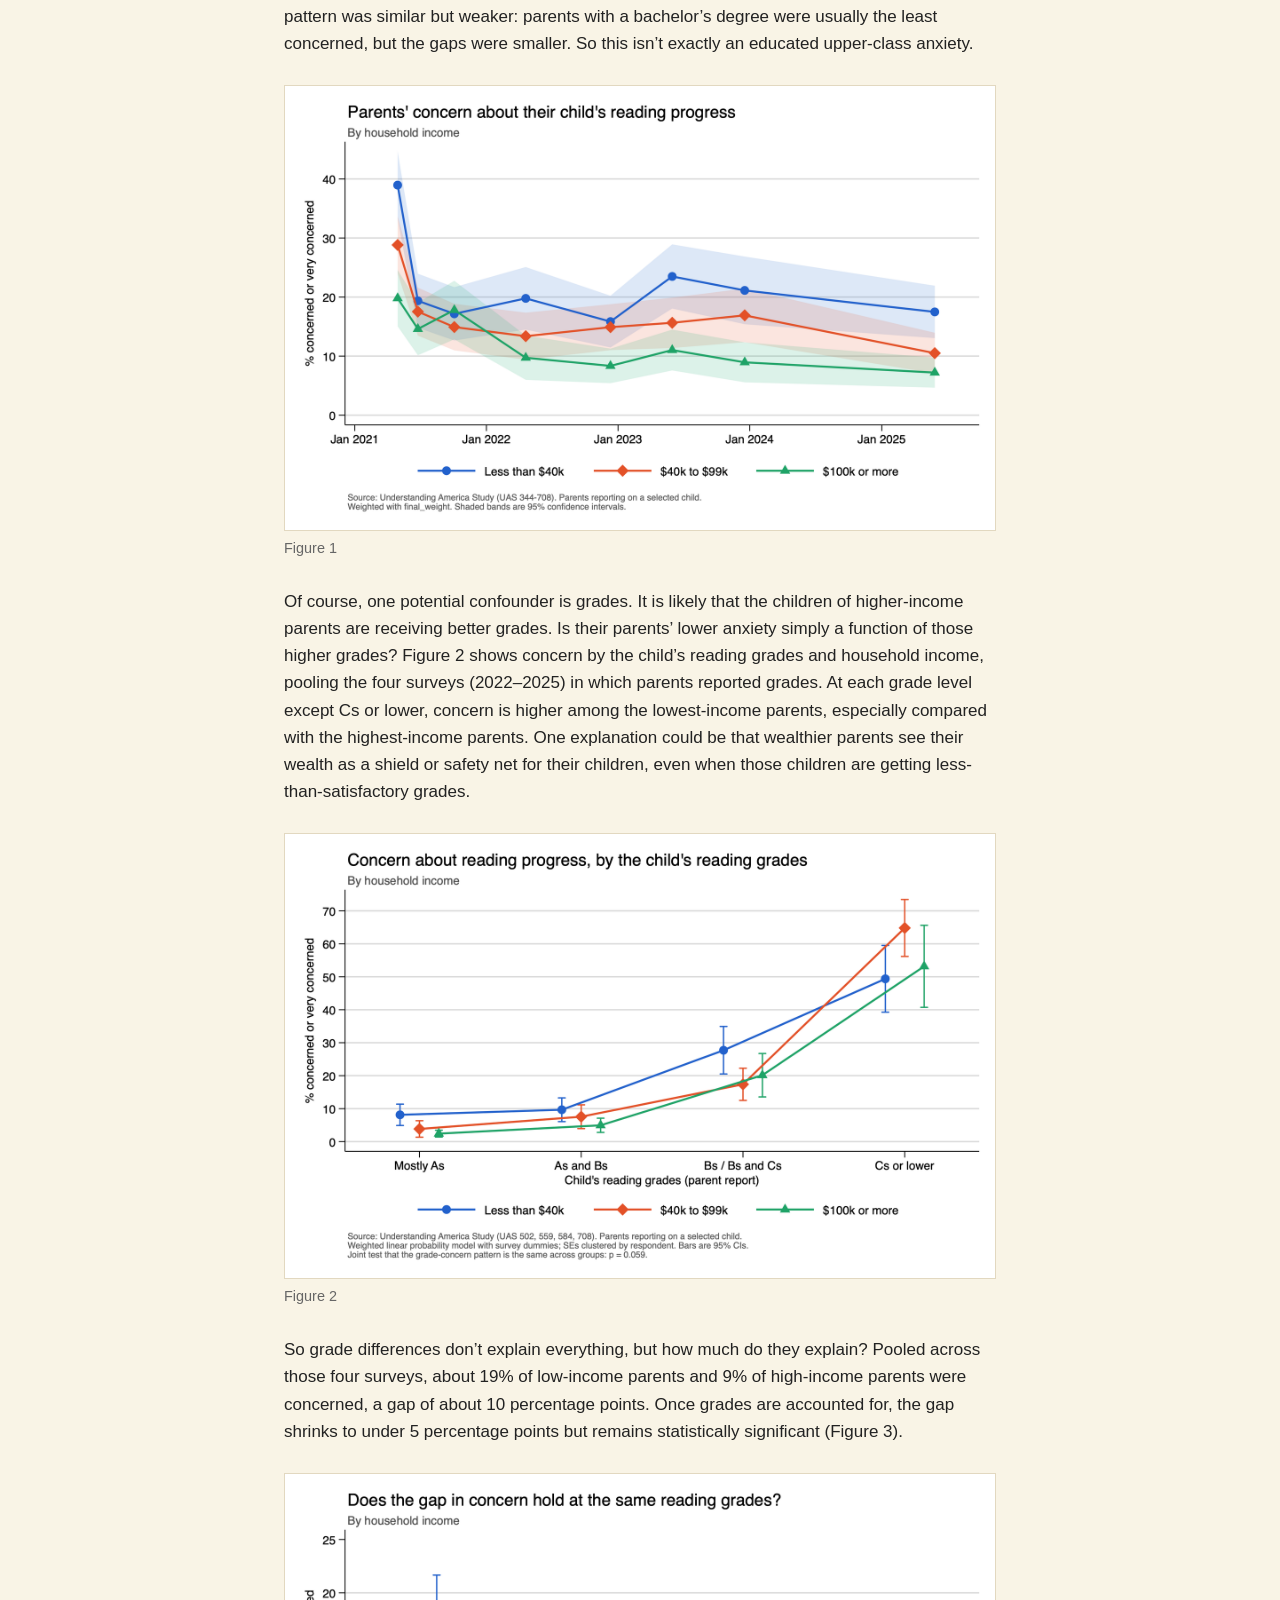
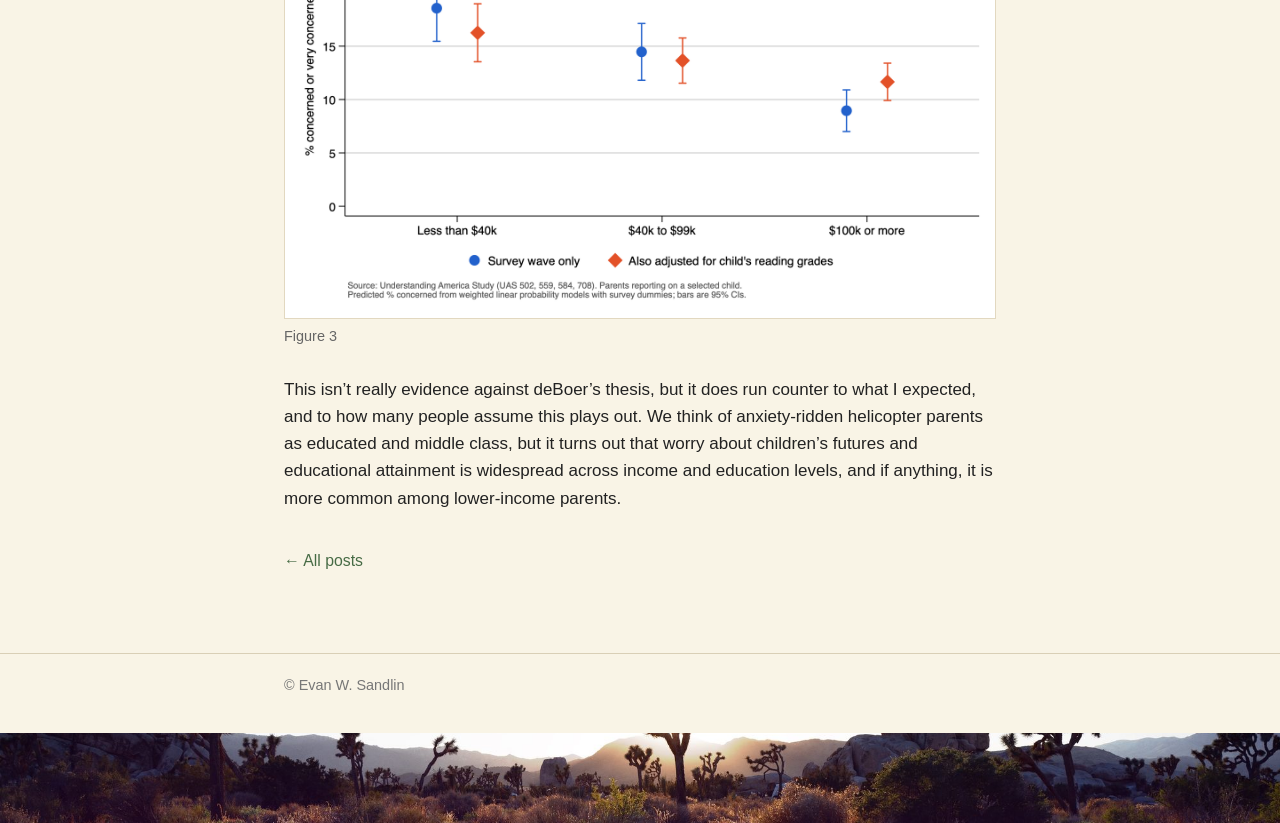
<file: blog/grades-a-universal-anxiety/index.html>
<!DOCTYPE html>
<html lang="en">
<head>
  <meta charset="utf-8">
  <meta name="viewport" content="width=device-width, initial-scale=1">
  <title>Grades: A Universal Anxiety | Evan W. Sandlin</title>
  <link rel="stylesheet" href="/css/style.css?v=2">
</head>
<body>
  <header class="site-header">
    <div class="wrap">
      <a class="site-name" href="/">Evan W. Sandlin</a>
      <nav>
        <a href="/">Home</a>
        <a href="/research/">Research</a>
        <a href="/cv/">CV</a>
        <a href="/blog/" aria-current="page">Blog</a>
        <a href="/more/">More</a>
      </nav>
    </div>
  </header>

  <main>
    <article class="wrap article">
      <p class="article-date">October 14, 2026</p>
      <h1>Grades: A Universal Anxiety</h1>

      <p>Nikole Hannah-Jones&rsquo; <a href="https://www.nytimes.com/2016/06/12/magazine/choosing-a-school-for-my-daughter-in-a-segregated-city.html">reflection</a> on her choice to send her daughter to a New York City public school rather than a private one has spawned much discussion (much of it very online, some of it nasty) on the quality of American public schools, what (if any) obligations parents have to give their children a leg up, and what difference it might have made for Hannah-Jones&rsquo; daughter. A writer who has been on the education &ldquo;beat&rdquo; for quite a while is Freddie deBoer, who views school quality as having marginal effects at best. With respect to Hannah-Jones&rsquo; reflection on her daughter&rsquo;s education, <a href="https://freddiedeboer.substack.com/p/no-school-will-decide-najya-hannah">he says</a> the following:</p>

      <blockquote>
        <p>What the evidence tells us will matter is how well she [Hannah-Jones&rsquo; daughter] has previously performed in school, how well she performed in kindergarten, the central tendency of her academic life - which is to say, her academic talent. Because there is every reason to believe that such an attribute exists. Both behavioral genetics research and common sense strongly imply that this attribute has a meaningful genetic component. Of course environment also matters, but the top-down picture suggests that the environmental questions that matter are those like &ldquo;Does the child have a pediatrician?,&rdquo; &ldquo;Does the child eat at least three meals a day?,&rdquo; and &ldquo;Does the child have at least one parent who is present in their lives who is not violent, an addict, mentally ill, or otherwise incapable?&rdquo; These are, obviously, questions about conditions that schools are not equipped to change.</p>
      </blockquote>

      <p>In other words, for all the handwringing about school choice, education research tells us that talented children tend to do well no matter where they go to school, and less talented children do less well, again, no matter where they go to school.</p>

      <p>So why the handwringing? DeBoer has a hypothesis. Imagining a mediocre young student, &ldquo;Mike,&rdquo; he writes:</p>

      <blockquote>
        <p>Regardless of who&rsquo;s to blame for Mike&rsquo;s performance, good or bad, we can reasonably ask why there appears to have been so much less ambient panic about how students in schools were doing in decades past&hellip; Mike&rsquo;s parents were less likely to fall into a panic over his educational prospects because his educational prospects were fundamentally less essential to his ability to live the good life. Mike and his parents lived in a country where those without college degrees could still expect to earn a decent living that enabled them a middle class lifestyle and its various affordances: a home, a car or two, raising children.</p>
      </blockquote>

      <p>I don&rsquo;t have much to say about deBoer&rsquo;s thesis on school quality, but I was interested in this idea of parental anxiety. If this sort of status anxiety about future economic prospects exists, would we find it more common among the middle and educated classes, since they are privy to more data and exposed to more potential status loss than lower classes?</p>

      <p>I took a look at some of the data from the <em>Understanding America Study</em> (UAS) to investigate. The UAS is a probability-based longitudinal panel of American adults that has been running since 2014. Between spring 2021 and summer 2025, the UAS asked parents of school-age children how concerned they were about one child&rsquo;s progress in reading and language arts in eight different surveys. Figure 1 shows the share of parents who were concerned or very concerned, over time and by household income. Concern was clearly much higher in spring 2021, during the COVID-19 pandemic. However, we also see that in nearly every wave, concern is highest among lower-income parents. When I broke it down by education, the pattern was similar but weaker: parents with a bachelor&rsquo;s degree were usually the least concerned, but the gaps were smaller. So this isn&rsquo;t exactly an educated upper-class anxiety.</p>

      <figure>
        <img src="figure1.png" width="1600" height="1000" alt="Line chart of the percent of parents concerned or very concerned about their child's reading progress, April 2021 to July 2025, by household income. Concern peaks in spring 2021 (39% for under $40k, 29% for $40k to $99k, 20% for $100k or more) and is highest among lower-income parents in nearly every wave.">
        <figcaption>Figure 1</figcaption>
      </figure>

      <p>Of course, one potential confounder is grades. It is likely that the children of higher-income parents are receiving better grades. Is their parents&rsquo; lower anxiety simply a function of those higher grades? Figure 2 shows concern by the child&rsquo;s reading grades and household income, pooling the four surveys (2022&ndash;2025) in which parents reported grades. At each grade level except Cs or lower, concern is higher among the lowest-income parents, especially compared with the highest-income parents. One explanation could be that wealthier parents see their wealth as a shield or safety net for their children, even when those children are getting less-than-satisfactory grades.</p>

      <figure>
        <img src="figure2.png" width="1600" height="1000" alt="Chart of the percent of parents concerned about reading progress by the child's reading grades (Mostly As, As and Bs, Bs or Bs and Cs, Cs or lower) and household income. Concern rises steeply as grades fall; at every grade level except Cs or lower, lower-income parents are the most concerned.">
        <figcaption>Figure 2</figcaption>
      </figure>

      <p>So grade differences don&rsquo;t explain everything, but how much do they explain? Pooled across those four surveys, about 19% of low-income parents and 9% of high-income parents were concerned, a gap of about 10 percentage points. Once grades are accounted for, the gap shrinks to under 5 percentage points but remains statistically significant (Figure 3).</p>

      <figure>
        <img src="figure3.png" width="1600" height="1000" alt="Chart comparing predicted percent of parents concerned by household income, with and without adjusting for the child's reading grades. Unadjusted: about 19%, 14%, and 9%. Adjusted for grades: about 16%, 14%, and 12%.">
        <figcaption>Figure 3</figcaption>
      </figure>

      <p>This isn&rsquo;t really evidence against deBoer&rsquo;s thesis, but it does run counter to what I expected, and to how many people assume this plays out. We think of anxiety-ridden helicopter parents as educated and middle class, but it turns out that worry about children&rsquo;s futures and educational attainment is widespread across income and education levels, and if anything, it is more common among lower-income parents.</p>

      <p class="back-link"><a href="/blog/">&larr; All posts</a></p>
    </article>
  </main>

  <footer class="site-footer">
    <div class="wrap">&copy; Evan W. Sandlin</div>
  </footer>
  <img class="banner banner-bottom" src="/images/banner-bottom.jpg" alt="" width="2000" height="200">
</body>
</html>
</file>
<file: css/style.css>
/* Site-wide styles. Plain white academic look, Arial throughout. */

*, *::before, *::after { box-sizing: border-box; }

html { font-size: 17px; }

body {
  margin: 0;
  background: #f9f4e6;
  color: #222222;
  font-family: Arial, Helvetica, sans-serif;
  line-height: 1.6;
}

a { color: #476b45; text-decoration: none; }
a:hover, a:focus { text-decoration: underline; }

.wrap {
  max-width: 760px;
  margin: 0 auto;
  padding: 0 24px;
}

/* ---------- Header / navigation ---------- */
.site-header {
  /* The photo is the header background; a soft cream fade at the top keeps the name and menu readable. */
  height: 210px;
  padding: 28px 0 0;
  background:
    linear-gradient(rgba(249, 244, 230, 0.55), rgba(249, 244, 230, 0) 65%),
    url("/images/banner-top.jpg") 50% 62% / cover no-repeat;
  border-bottom: 1px solid #d9cfb6;
}
.site-header .wrap {
  display: flex;
  flex-wrap: wrap;
  justify-content: space-between;
  align-items: baseline;
  gap: 12px 32px;
}
.site-name {
  font-size: 1.35rem;
  font-weight: bold;
  color: #1d2b1c;
  letter-spacing: 0.01em;
  line-height: 1.25;
}
.site-name:hover { text-decoration: none; }
/* SHIFT-NAV: on wider windows, slide the menu right (up to 160px) so it clears the sun in the photo. */
nav { display: flex; flex-wrap: wrap; line-height: 1.4; }
.site-header nav { margin-right: calc(-1 * clamp(0px, (100vw - 900px) * 0.35, 160px)); }
nav a {
  margin-left: 22px;
  font-size: 0.95rem;
  color: #1d2b1c;
  padding-bottom: 3px;
}
nav a:first-child { margin-left: 0; }
nav a:hover { color: #476b45; text-decoration: none; }
nav a[aria-current="page"] {
  color: #1d2b1c;
  border-bottom: 2px solid #476b45;
}

/* ---------- Main content ---------- */
main { padding: 44px 0 64px; min-height: 60vh; }

/* Page titles: large, dark green-black, with a short accent rule beneath. */
h1 {
  font-size: 2.3rem;
  font-weight: bold;
  color: #1d2b1c;
  margin: 0 0 28px;
  line-height: 1.15;
  letter-spacing: -0.01em;
}
h1::after {
  content: "";
  display: block;
  width: 56px;
  height: 3px;
  background: #476b45;
  margin-top: 16px;
}
/* Section headings: small spaced capitals in the accent color, clearly separate from titles and body text. */
h2 {
  font-size: 0.82rem;
  font-weight: bold;
  text-transform: uppercase;
  letter-spacing: 0.1em;
  color: #476b45;
  margin: 44px 0 16px;
}
p { margin: 0 0 16px; }

/* ---------- Home ---------- */
.intro {
  display: flex;
  gap: 32px;
  align-items: stretch;
}
.intro img {
  width: 340px;
  align-self: stretch;   /* photo runs from the top of the name to the bottom of the bio */
  height: auto;
  min-height: 0;
  object-fit: cover;
  object-position: center top;
  flex-shrink: 0;
  border: 1px solid #d9cfb6;
}

/* ---------- Research ---------- */
.pub {
  padding: 20px 0;
  border-top: 1px solid #e2d8c0;
}
.pub:first-of-type { border-top: none; padding-top: 0; }
.pub .title { font-weight: bold; color: #111111; margin: 0 0 2px; }
.pub .meta { color: #555555; font-size: 0.93rem; margin: 0 0 8px; }
.pub .abstract { font-size: 0.95rem; margin: 0 0 8px; }
.pub .pub-link { font-size: 0.93rem; }
.pub details { margin: 0 0 8px; }
.pub summary { cursor: pointer; font-size: 0.93rem; color: #476b45; }
.pub summary:hover { text-decoration: underline; }
.pub details .abstract { margin: 8px 0 0; }
.pub .missing { color: #8a7a55; font-style: italic; }
.plain { margin: 0 0 12px; font-size: 0.97rem; }
.plain .with { color: #555555; }

/* ---------- CV ---------- */
.cv-frame {
  width: 100%;
  height: 80vh;
  min-height: 520px;
  border: 1px solid #d9cfb6;
}
.cv-download { font-size: 0.95rem; margin-bottom: 14px; }

/* ---------- Blog ---------- */
.post {
  padding: 18px 0;
  border-top: 1px solid #e2d8c0;
}
.post:first-of-type { border-top: none; padding-top: 0; }
.post .date { color: #666666; font-size: 0.88rem; margin: 0 0 2px; }
.post .title { font-weight: bold; margin: 0 0 4px; }
.post .title a { color: #111111; }
.post .title a:hover { color: #476b45; }
.post .summary { font-size: 0.95rem; margin: 0; color: #333333; }

/* Individual blog posts: quotes indented with a green rule, figures full column width. */
.article-date { color: #666666; font-size: 0.88rem; margin: 0 0 6px; }
.article p a { text-decoration: underline; text-underline-offset: 2px; }
.article blockquote {
  margin: 0 0 20px;
  padding: 2px 0 2px 20px;
  border-left: 3px solid #476b45;
  color: #444444;
}
.article blockquote p:last-child { margin-bottom: 0; }
.article figure { margin: 28px 0; }
.article figure img { display: block; width: 100%; height: auto; border: 1px solid #e2d8c0; background: #ffffff; }
.article figcaption { color: #666666; font-size: 0.85rem; margin-top: 6px; }
.article .back-link { margin-top: 36px; font-size: 0.93rem; }
.article .back-link a { text-decoration: none; }

/* ---------- More ---------- */
.embed { width: 100%; border: 0; margin-top: 8px; }

/* ---------- Icon links (streaming services, social, email) ---------- */
.icons {
  display: flex;
  flex-wrap: wrap;
  align-items: center;
  gap: 22px;
  margin: 16px 0 8px;
}
.icon-link { display: inline-flex; width: 30px; height: 30px; color: #476b45; }
.icon-link:hover, .icon-link:focus-visible { color: #2d4a2c; text-decoration: none; }
.icon-link:focus-visible { outline: 2px solid #476b45; outline-offset: 4px; }
.icon-link svg { width: 100%; height: 100%; fill: currentColor; }
.icon-link svg.stroke { fill: none; stroke: currentColor; stroke-width: 1.7; stroke-linecap: round; stroke-linejoin: round; }
/* On the home page the icon row sits under the photo and bio. */
.intro + .icons { margin-top: 28px; }

/* ---------- Footer ---------- */
.site-footer {
  border-top: 1px solid #d9cfb6;
  padding: 20px 0 36px;
  color: #777777;
  font-size: 0.85rem;
}

/* ---------- Small screens ---------- */
@media (max-width: 640px) {
  html { font-size: 16px; }
  h1 { font-size: 1.9rem; }
  /* Phones: name and menu sit on plain cream; the photo is a strip underneath so the text never crosses the trees or sun. */
  .site-header {
    height: 225px;
    padding-top: 22px;
    background:
      linear-gradient(to bottom, #f9f4e6 0, #f9f4e6 84px, rgba(249, 244, 230, 0) 135px),
      url("/images/banner-top.jpg") 50% 100% / auto 150px no-repeat #f9f4e6;
  }
  .intro { flex-direction: column; gap: 20px; }
  .intro img { width: 100%; max-width: 300px; align-self: auto; aspect-ratio: 4 / 5; }
  .site-header .wrap { flex-direction: column; align-items: center; justify-content: flex-start; text-align: center; gap: 6px; }
  .site-header nav { justify-content: center; }
  nav a, nav a:first-child { margin: 0 9px; }
}

/* ---------- Recent reviews (Letterboxd) ---------- */
h3 {
  font-size: 0.95rem;
  font-weight: bold;
  color: #1d2b1c;
  margin: 24px 0 14px;
}
.reviews { list-style: none; margin: 0; padding: 0; }
.review {
  display: flex;
  gap: 18px;
  align-items: flex-start;
  padding: 18px 0;
  border-top: 1px solid #e2d8c0;
}
.review:first-child { border-top: none; padding-top: 0; }
.review .poster { flex-shrink: 0; }
.review img {
  display: block;
  width: 90px;
  height: auto;
  aspect-ratio: 2 / 3;
  object-fit: cover;
  border: 1px solid #d9cfb6;
  background: #efe8d4;
}
.review p { margin: 0; }
.film-title { font-weight: bold; }
.film-title a { color: #111111; }
.film-title a:hover { color: #476b45; }
.film-year { font-weight: normal; color: #666666; }
.film-meta { color: #666666; font-size: 0.85rem; margin: 2px 0 6px !important; }
.review-text { font-size: 0.95rem; }
.film-more { margin: 18px 0 0; font-size: 0.9rem; }
@media (max-width: 640px) {
  .review img { width: 64px; }
  .review { gap: 14px; }
}

/* ---------- Bottom photo banner ---------- */
.banner { display: block; width: 100%; object-fit: cover; }
.banner-bottom { height: 90px; object-position: 50% 50%; }
@media (max-width: 640px) {
  .banner-bottom { height: 60px; }
}

/* Safety net: no image is ever wider than its column. */
img { max-width: 100%; height: auto; }
.earlier-posts { margin-top: 56px; padding-top: 8px; border-top: 1px solid #d9cfb6; }
</file>
